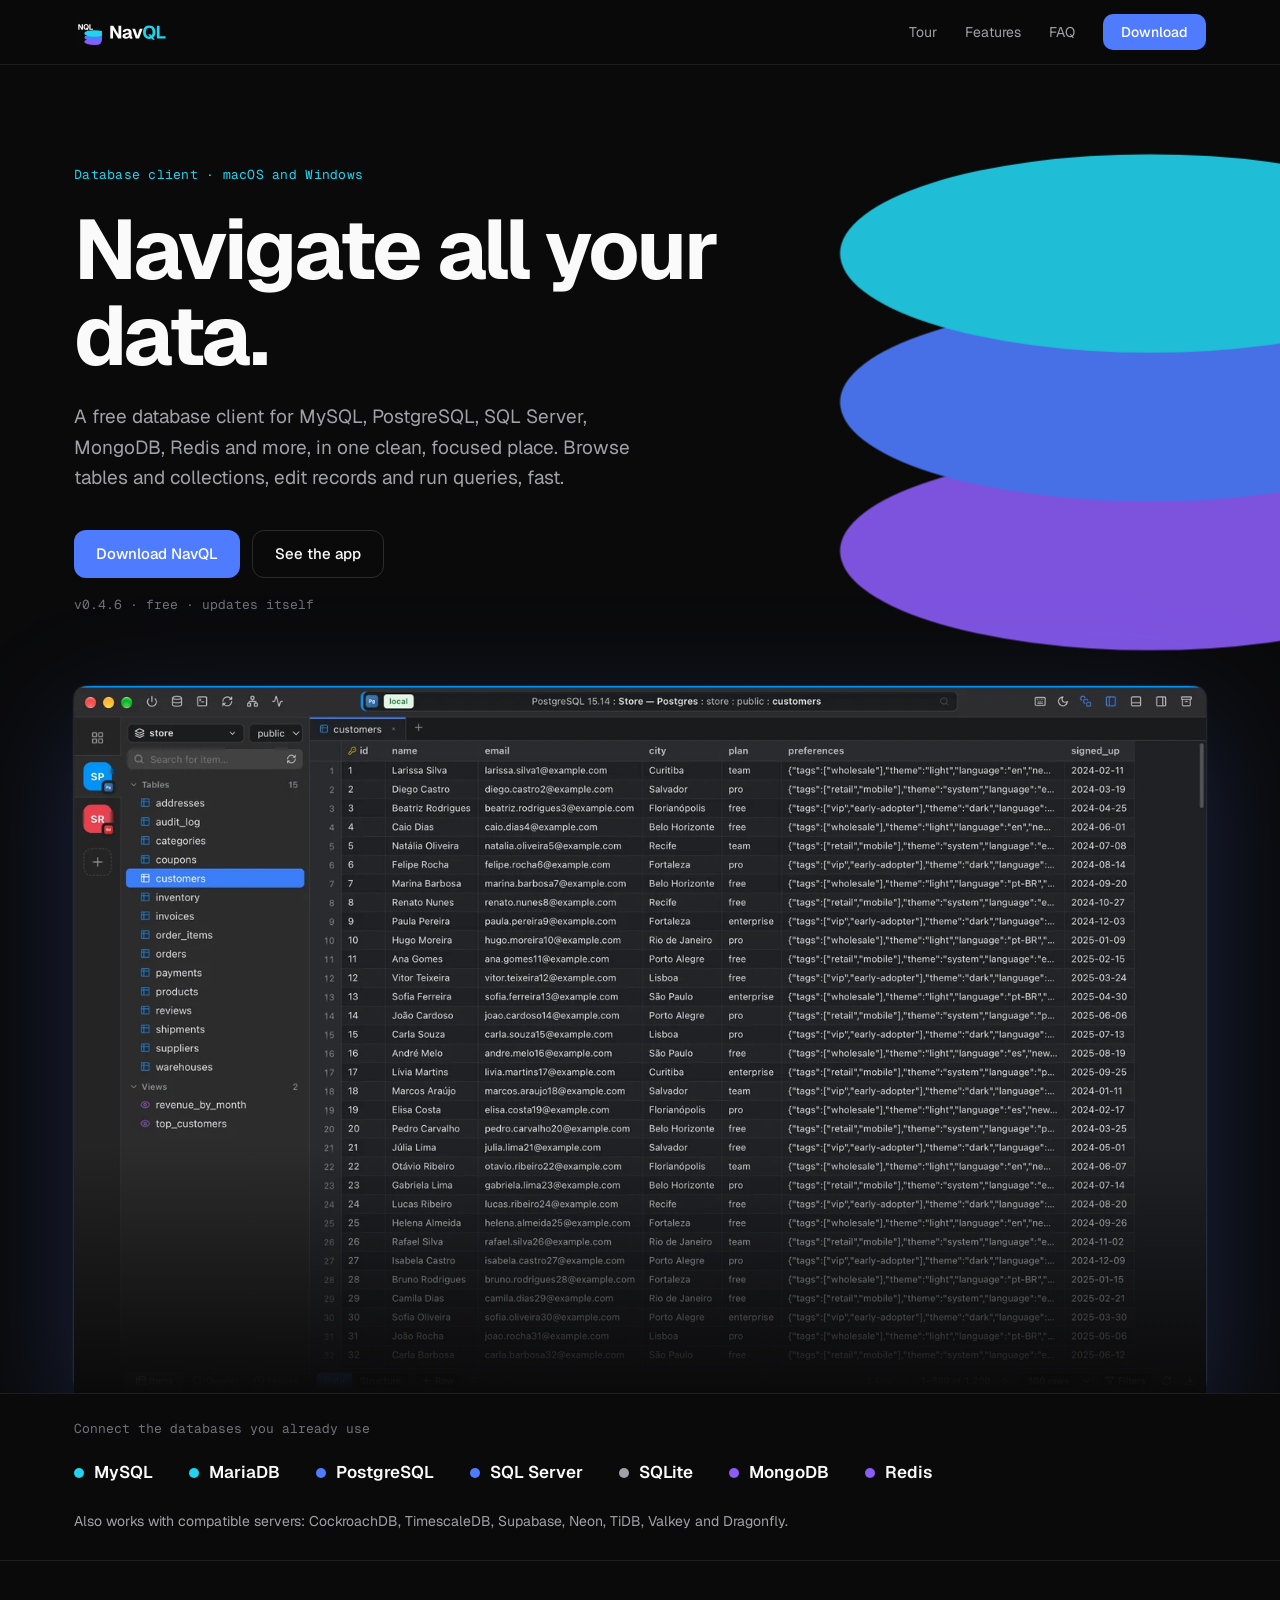
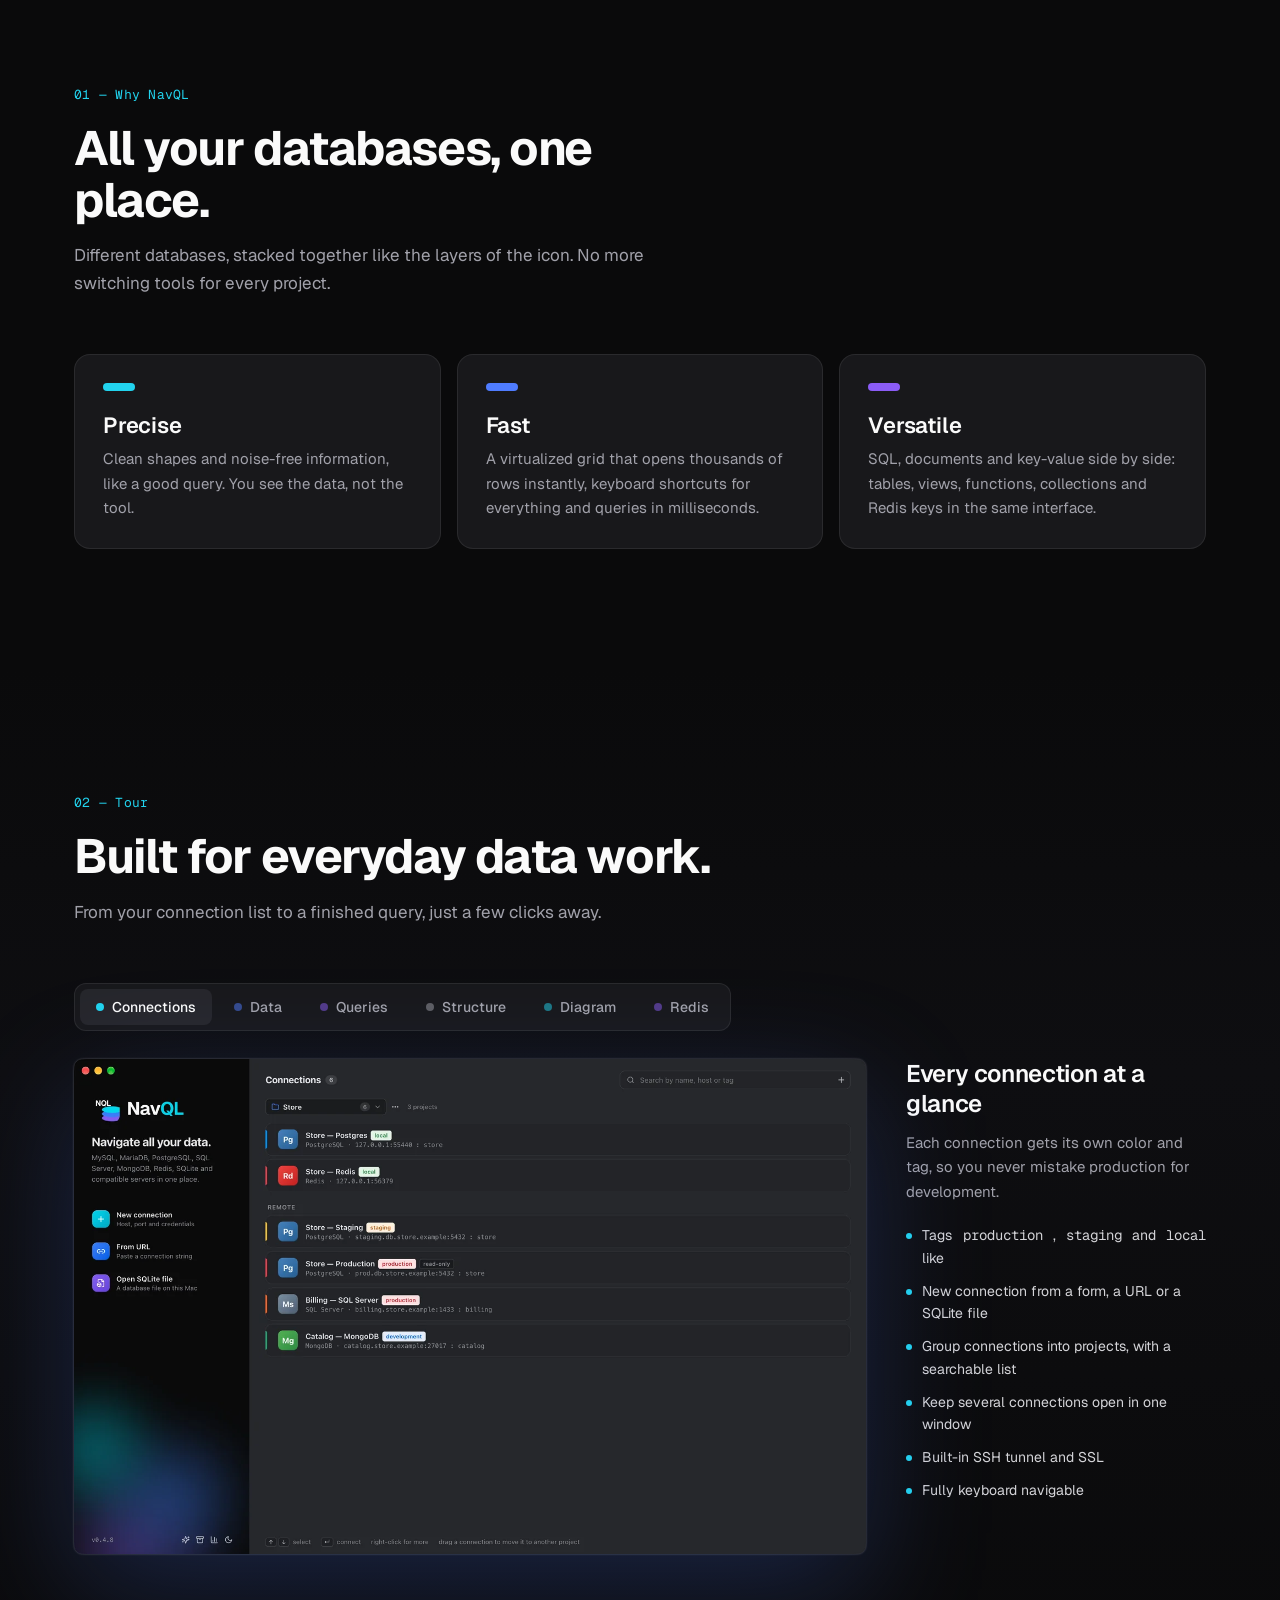
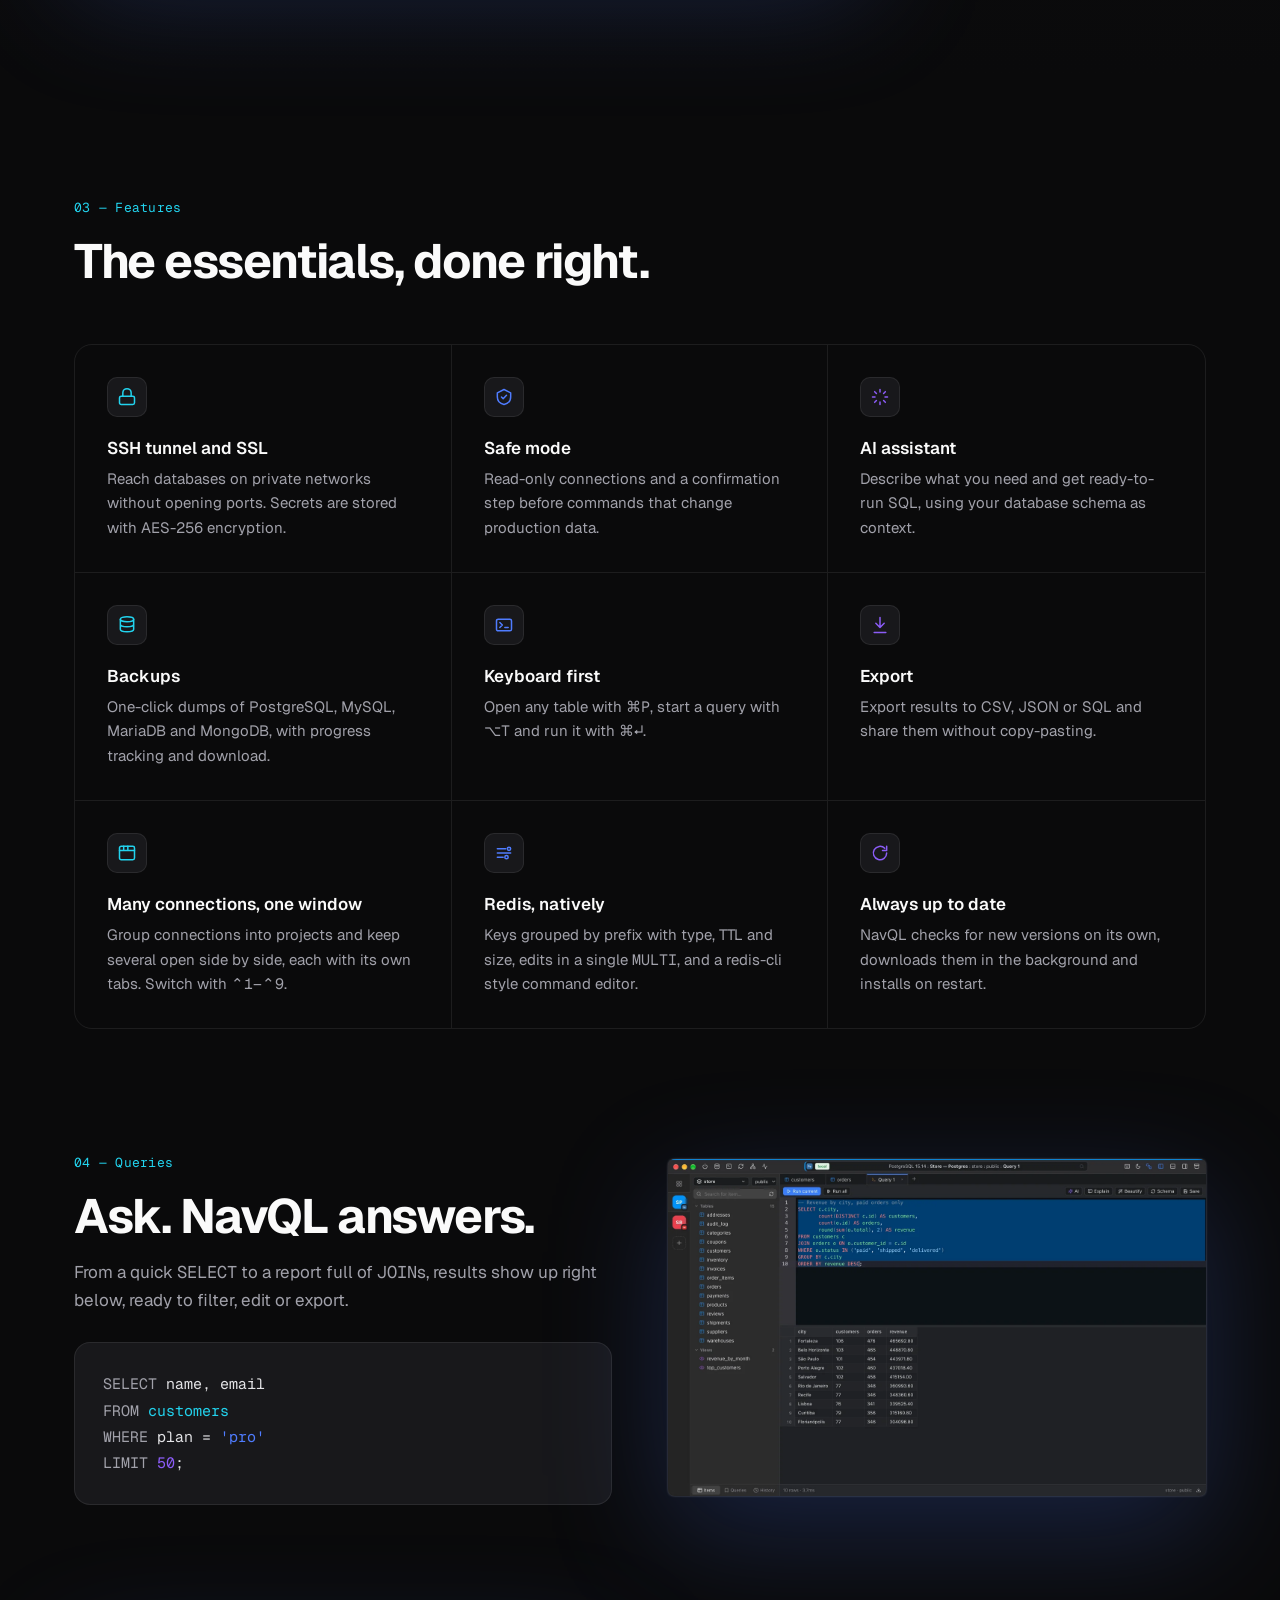
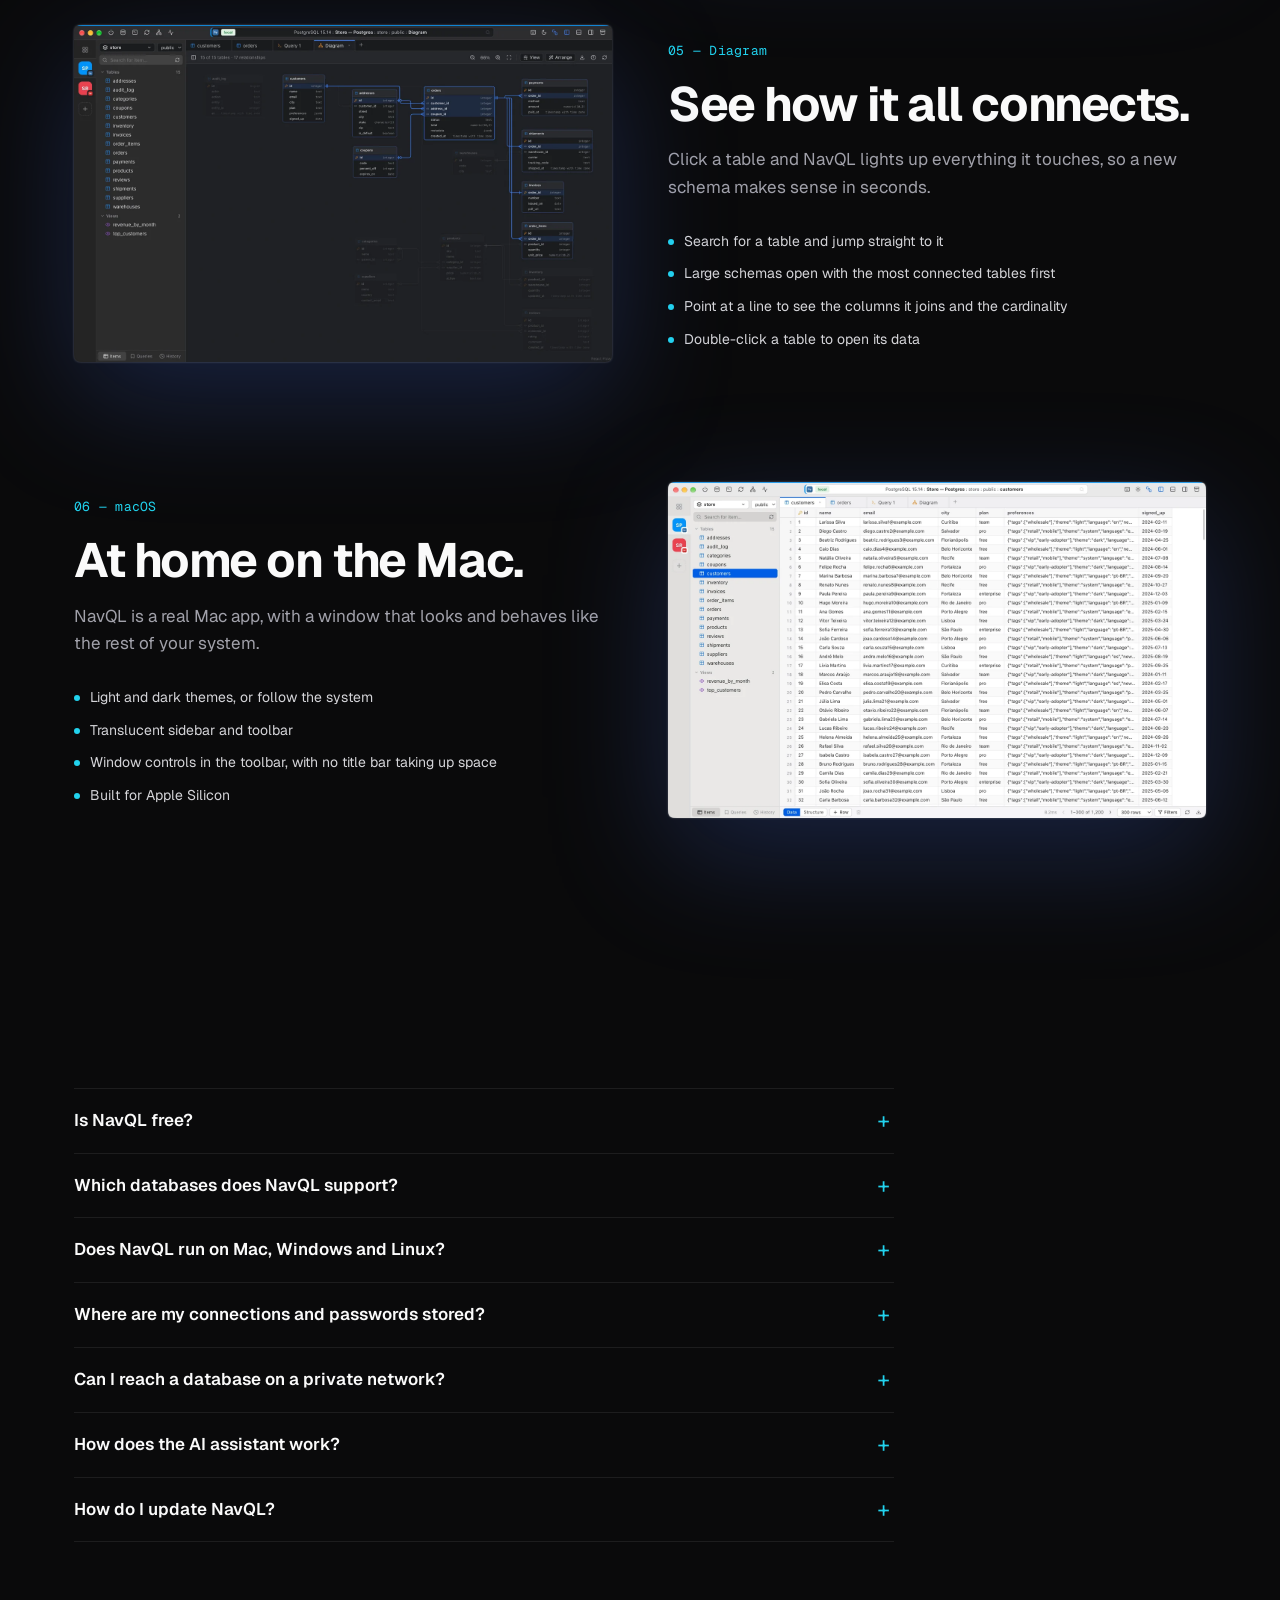
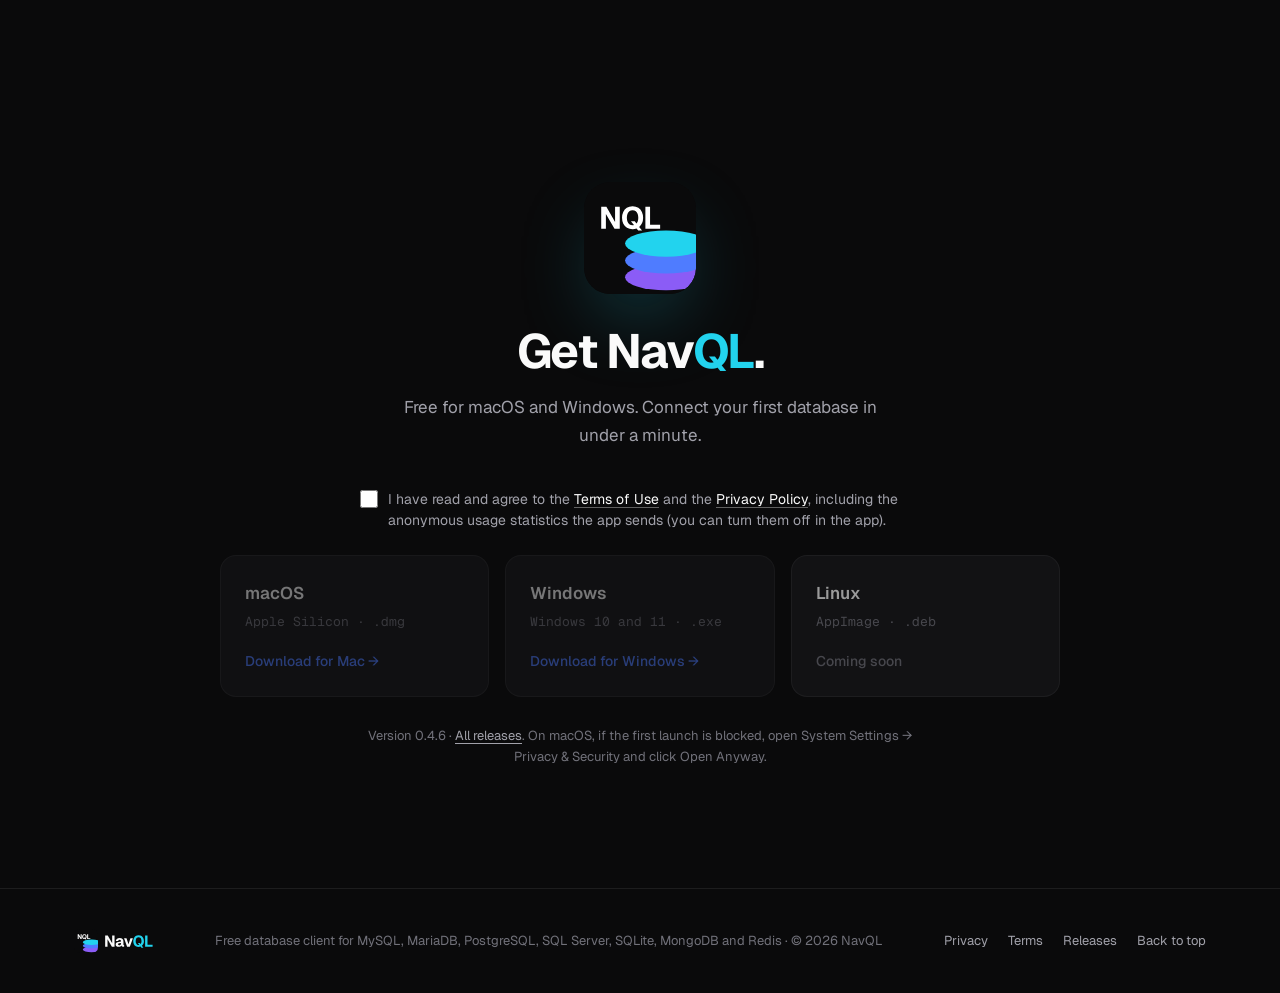
<file: index.html>
<!doctype html>
<html lang="en">
<head>
<meta charset="utf-8">
<meta name="viewport" content="width=device-width, initial-scale=1">
<title>NavQL — Free database client for PostgreSQL, MySQL, MongoDB and Redis</title>
<meta name="description" content="NavQL is a free database client for macOS and Windows. Browse, edit and query PostgreSQL, MySQL, SQL Server, MongoDB, Redis and more in one fast app.">
<link rel="icon" href="favicon.svg" type="image/svg+xml">
<link rel="icon" href="favicon.ico" sizes="any">
<link rel="apple-touch-icon" href="apple-touch-icon.png">
<link rel="canonical" href="https://navql.com/">
<meta property="og:type" content="website">
<meta property="og:url" content="https://navql.com/">
<meta property="og:site_name" content="NavQL">
<meta property="og:locale" content="en_US">
<meta property="og:title" content="NavQL — Free database client for PostgreSQL, MySQL, MongoDB and Redis">
<meta property="og:image" content="https://navql.com/assets/og.png">
<meta property="og:image:width" content="1200">
<meta property="og:image:height" content="630">
<meta property="og:image:alt" content="NavQL showing a PostgreSQL table on macOS">
<meta name="twitter:card" content="summary_large_image">
<meta name="twitter:title" content="NavQL — Free database client for PostgreSQL, MySQL, MongoDB and Redis">
<meta name="twitter:description" content="NavQL is a free database client for macOS and Windows. Browse, edit and query PostgreSQL, MySQL, SQL Server, MongoDB, Redis and more in one fast app.">
<meta name="twitter:image" content="https://navql.com/assets/og.png">
<meta property="og:description" content="NavQL is a free database client for macOS and Windows. Browse, edit and query PostgreSQL, MySQL, SQL Server, MongoDB, Redis and more in one fast app.">
<script type="application/ld+json">[{"@context": "https://schema.org", "@type": "SoftwareApplication", "name": "NavQL", "url": "https://navql.com/", "image": "https://navql.com/assets/og.png", "description": "NavQL is a free database client for macOS and Windows. Browse, edit and query PostgreSQL, MySQL, SQL Server, MongoDB, Redis and more in one fast app.", "applicationCategory": "DeveloperApplication", "applicationSubCategory": "Database client", "operatingSystem": "macOS, Windows", "offers": {"@type": "Offer", "price": "0", "priceCurrency": "USD"}, "downloadUrl": "https://navql.com/#download", "screenshot": ["https://navql.com/assets/shots/table.webp", "https://navql.com/assets/shots/query.webp", "https://navql.com/assets/shots/diagram.webp"], "featureList": ["PostgreSQL, MySQL, MariaDB, SQL Server, SQLite, MongoDB and Redis", "SQL editor with autocomplete", "Database diagram", "SSH tunnel and SSL", "Backups", "AI assistant"]}, {"@context": "https://schema.org", "@type": "WebSite", "name": "NavQL", "url": "https://navql.com/"}, {"@context": "https://schema.org", "@type": "FAQPage", "mainEntity": [{"@type": "Question", "name": "Is NavQL free?", "acceptedAnswer": {"@type": "Answer", "text": "Yes. NavQL is free of charge for personal and commercial work, on any number of your own computers. It is not open source."}}, {"@type": "Question", "name": "Which databases does NavQL support?", "acceptedAnswer": {"@type": "Answer", "text": "PostgreSQL, MySQL, MariaDB, SQL Server, SQLite, MongoDB and Redis. It also connects to compatible servers such as CockroachDB, TimescaleDB, Supabase, Neon, TiDB, Valkey and Dragonfly."}}, {"@type": "Question", "name": "Does NavQL run on Mac, Windows and Linux?", "acceptedAnswer": {"@type": "Answer", "text": "NavQL runs on macOS (Apple Silicon) and on Windows 10 and 11. A Linux version is planned."}}, {"@type": "Question", "name": "Where are my connections and passwords stored?", "acceptedAnswer": {"@type": "Answer", "text": "Only on your computer. Passwords and SSH keys are encrypted with a key protected by your operating system, and NavQL connects directly from your computer to your databases. Nothing about your connections, queries or data is sent to us."}}, {"@type": "Question", "name": "Can I reach a database on a private network?", "acceptedAnswer": {"@type": "Answer", "text": "Yes. Every connection can use a built-in SSH tunnel and SSL, so you can reach databases that are not open to the internet."}}, {"@type": "Question", "name": "How does the AI assistant work?", "acceptedAnswer": {"@type": "Answer", "text": "It is optional and uses your own Anthropic API key. When you ask it to write or explain SQL, it sends the structure of your database (table and column names, types and keys) and the text of the editor, never the data in your tables."}}, {"@type": "Question", "name": "How do I update NavQL?", "acceptedAnswer": {"@type": "Answer", "text": "You do not have to. NavQL checks for new versions on its own, downloads them in the background and installs them when you restart the app."}}]}]</script>
<meta name="theme-color" content="#0A0A0B">
<link rel="preconnect" href="https://fonts.googleapis.com">
<link rel="preconnect" href="https://fonts.gstatic.com" crossorigin>
<link href="https://fonts.googleapis.com/css2?family=Geist:wght@400;500;600;700&family=Geist+Mono:wght@400;500&display=swap" rel="stylesheet">
<style>
  :root {
    /* Brand tokens (navql-brand/tokens) */
    --onix: #0A0A0B;
    --grafite: #18181B;
    --papel: #FAFAFA;
    --ciano: #22D3EE;
    --azul: #4F7CFF;
    --violeta: #8B5CF6;
    --azul-texto: #2F5BEA;

    --sans: Geist, system-ui, -apple-system, sans-serif;
    --mono: 'Geist Mono', ui-monospace, SFMono-Regular, Menlo, monospace;

    --line: rgba(255,255,255,.08);
    --line-strong: rgba(255,255,255,.14);
    --muted: #A1A1AA;
    --dim: #71717A;
    --max: 1180px;
  }
  * { box-sizing: border-box; }
  html { scroll-behavior: smooth; }
  body {
    margin: 0;
    background: var(--onix);
    color: var(--papel);
    font: 400 16px/1.625 var(--sans);
    -webkit-font-smoothing: antialiased;
  }
  img { max-width: 100%; height: auto; display: block; }
  a { color: inherit; text-decoration: none; }
  .wrap { max-width: var(--max); margin: 0 auto; padding: 0 24px; }
  .mono { font-family: var(--mono); }
  .eyebrow { font: 400 13px/1 var(--mono); color: var(--ciano); letter-spacing: .02em; }
  .ql { color: var(--ciano); }

  /* Nav */
  header.nav {
    position: sticky; top: 0; z-index: 50;
    background: rgba(10,10,11,.72);
    backdrop-filter: saturate(160%) blur(14px);
    -webkit-backdrop-filter: saturate(160%) blur(14px);
    border-bottom: 1px solid var(--line);
  }
  .nav .wrap { display: flex; align-items: center; justify-content: space-between; height: 64px; }
  .nav .logo img { height: 28px; width: auto; } /* above the 24 px minimum */
  .nav nav { display: flex; gap: 28px; align-items: center; font-size: 14px; color: var(--muted); }
  .nav nav a:hover { color: var(--papel); }
  .btn {
    display: inline-flex; align-items: center; gap: 8px;
    height: 40px; padding: 0 18px; border-radius: 10px;
    font: 500 14px/1 var(--sans); white-space: nowrap;
    transition: background .15s, border-color .15s, transform .15s;
  }
  .btn-primary { background: var(--azul); color: #fff; }
  .btn-primary:hover { background: #3f6cf5; }
  .btn-ghost { border: 1px solid var(--line-strong); color: var(--papel); }
  .btn-ghost:hover { border-color: rgba(255,255,255,.3); }
  .btn-lg { height: 48px; padding: 0 22px; font-size: 15px; border-radius: 12px; }
  .nav .btn { height: 36px; color: #fff; }

  /* Hero */
  .hero { position: relative; overflow: hidden; padding: 96px 0 0; }
  .hero-discs {
    position: absolute; right: -180px; top: -10px; width: 620px; opacity: .9;
    pointer-events: none; overflow: visible;
    transform: translate3d(var(--px, 0px), var(--py, 0px), 0);
    transition: transform .6s cubic-bezier(.2,.7,.2,1);
  }
  /* The discs drop in one by one, in icon order (violet at the bottom, cyan on top),
     then float with a slight lag between layers. */
  .disc { transform-box: view-box; }
  .disc .glow { filter: blur(14px); opacity: 0; }
  .d3 { animation: drop .9s cubic-bezier(.2,.9,.25,1.15) .15s both, float3 7s ease-in-out 1.6s infinite; }
  .d2 { animation: drop .9s cubic-bezier(.2,.9,.25,1.15) .35s both, float2 7s ease-in-out 1.8s infinite; }
  .d1 { animation: drop .9s cubic-bezier(.2,.9,.25,1.15) .55s both, float1 7s ease-in-out 2s infinite; }
  .d1 .glow { animation: glow 7s ease-in-out 2s infinite; }
  @keyframes drop {
    from { transform: translateY(-70px); opacity: 0; }
    60% { opacity: 1; }
    to { transform: translateY(0); opacity: 1; }
  }
  @keyframes float1 { 0%,100% { transform: translateY(0); } 50% { transform: translateY(-9px); } }
  @keyframes float2 { 0%,100% { transform: translateY(0); } 50% { transform: translateY(-5px); } }
  @keyframes float3 { 0%,100% { transform: translateY(0); } 50% { transform: translateY(-2px); } }
  @keyframes glow { 0%,100% { opacity: 0; } 50% { opacity: .55; } }

  /* Download icon: the discs spread apart on hover */
  .download .icon-wrap { width: 112px; margin: 0 auto 32px; }
  .download .icon-wrap svg { display: block; width: 112px; height: 112px; border-radius: 26px; box-shadow: 0 30px 80px -20px rgba(34,211,238,.35); }
  .download .icon-wrap ellipse { transform-box: view-box; transition: transform .5s cubic-bezier(.2,.9,.25,1.3); }
  .download .icon-wrap:hover .i1 { transform: translateY(-7px); }
  .download .icon-wrap:hover .i3 { transform: translateY(5px); }
  /* On entering the viewport, the discs "breathe" once */
  .download.in-view .i1 { animation: breathe1 1.2s cubic-bezier(.3,.8,.3,1) .2s; }
  .download.in-view .i3 { animation: breathe3 1.2s cubic-bezier(.3,.8,.3,1) .2s; }
  @keyframes breathe1 { 40% { transform: translateY(-8px); } }
  @keyframes breathe3 { 40% { transform: translateY(6px); } }

  @media (prefers-reduced-motion: reduce) {
    .disc, .disc .glow, .download .i1, .download .i3 { animation: none !important; }
    .hero-discs { transform: none !important; }
  }
  .hero-copy { position: relative; max-width: 720px; }
  .hero h1 {
    font: 700 clamp(44px, 7vw, 84px)/1.02 var(--sans);
    letter-spacing: -.035em; margin: 20px 0 24px;
  }
  .hero p.lead { font-size: 19px; line-height: 1.6; color: var(--muted); max-width: 560px; margin: 0 0 36px; }
  .hero .ctas { display: flex; gap: 12px; flex-wrap: wrap; }
  .hero .meta { margin-top: 18px; font: 400 13px/1.4 var(--mono); color: var(--dim); }
  .hero-shot { position: relative; margin-top: 72px; }

  /* App window */
  /* The screenshots are real macOS windows: their own title bar, rounded corners with transparency. */
  .window img, .code-band img.shot {
    filter: drop-shadow(0 0 1px rgba(255,255,255,.28)) drop-shadow(0 36px 60px rgba(79,124,255,.22));
  }
  .hero-shot::after {
    content: ""; position: absolute; left: 0; right: 0; bottom: 0; height: 35%;
    background: linear-gradient(to bottom, rgba(10,10,11,0), var(--onix));
  }

  /* Supported databases */
  .dbs { border-top: 1px solid var(--line); border-bottom: 1px solid var(--line); }
  .dbs .wrap { display: flex; align-items: center; justify-content: space-between; gap: 24px; padding-top: 28px; padding-bottom: 28px; flex-wrap: wrap; }
  .dbs p { margin: 0; font: 400 13px/1 var(--mono); color: var(--dim); }
  .dbs ul { list-style: none; margin: 0; padding: 0; display: flex; gap: 36px; flex-wrap: wrap; }
  .dbs li { display: flex; align-items: center; gap: 10px; font-weight: 600; font-size: 17px; }
  .dbs .compat { flex-basis: 100%; font: 400 14px/1.5 var(--sans); color: var(--muted); }
  .dbs li i { width: 10px; height: 10px; border-radius: 50%; }

  /* Sections */
  section { padding: 120px 0; }
  .section-head { max-width: 640px; margin-bottom: 56px; }
  h2 { font: 700 clamp(32px, 4.4vw, 48px)/1.08 var(--sans); letter-spacing: -.03em; margin: 16px 0 16px; }
  .section-head p { color: var(--muted); font-size: 17px; margin: 0; }

  /* Pillars */
  .pillars { display: grid; grid-template-columns: repeat(3, 1fr); gap: 16px; }
  .pillar { background: var(--grafite); border: 1px solid var(--line); border-radius: 16px; padding: 28px; }
  .pillar .bar { width: 32px; height: 8px; border-radius: 4px; margin-bottom: 20px; }
  .pillar h3 { font: 600 22px/1.3 var(--sans); margin: 0 0 8px; letter-spacing: -.01em; }
  .pillar p { margin: 0; color: var(--muted); font-size: 15px; }

  /* Gallery */
  .tour { background: linear-gradient(to bottom, var(--onix), #0e0e11 40%, var(--onix)); }
  .tabs { display: flex; gap: 6px; padding: 5px; background: var(--grafite); border: 1px solid var(--line); border-radius: 12px; width: fit-content; margin-bottom: 28px; flex-wrap: wrap; }
  .tabs button {
    appearance: none; border: 0; background: transparent; color: var(--muted);
    font: 500 14px/1 var(--sans); height: 36px; padding: 0 16px; border-radius: 8px; cursor: pointer;
    display: inline-flex; align-items: center; gap: 8px;
  }
  .tabs button i { width: 8px; height: 8px; border-radius: 50%; opacity: .5; }
  .tabs button[aria-selected="true"] { background: #26262b; color: var(--papel); }
  .tabs button[aria-selected="true"] i { opacity: 1; }
  .tabs button:focus-visible { outline: 2px solid var(--azul); outline-offset: 2px; }
  .tour-grid { display: grid; grid-template-columns: 1fr 300px; gap: 40px; align-items: start; }
  .tour-copy h3 { font: 600 24px/1.25 var(--sans); margin: 0 0 12px; letter-spacing: -.015em; }
  .tour-copy p { color: var(--muted); margin: 0 0 20px; font-size: 15px; }
  .tour-copy ul { list-style: none; padding: 0; margin: 0; display: grid; gap: 10px; font-size: 14px; color: #d4d4d8; }
  .tour-copy li { display: flex; gap: 10px; }
  .tour-copy li::before { content: ""; flex: none; width: 6px; height: 6px; border-radius: 50%; background: var(--ciano); margin-top: 9px; }
  .panel[hidden] { display: none; }

  /* Features */
  .features { display: grid; grid-template-columns: repeat(3, 1fr); border: 1px solid var(--line); border-radius: 18px; overflow: hidden; }
  .feature { padding: 32px; border-right: 1px solid var(--line); border-bottom: 1px solid var(--line); }
  .feature:nth-child(3n) { border-right: 0; }
  .feature:nth-last-child(-n+3) { border-bottom: 0; }
  .feature .ico { width: 40px; height: 40px; border-radius: 10px; display: grid; place-items: center; background: var(--grafite); border: 1px solid var(--line); margin-bottom: 20px; }
  .feature .ico svg { width: 20px; height: 20px; }
  .feature h3 { font: 600 17px/1.3 var(--sans); margin: 0 0 8px; }
  .feature p { margin: 0; color: var(--muted); font-size: 15px; }

  /* FAQ */
  .faq { max-width: 820px; border-top: 1px solid var(--line); }
  .faq details { border-bottom: 1px solid var(--line); }
  .faq summary { list-style: none; cursor: pointer; padding: 20px 36px 20px 0; position: relative; font: 600 17px/1.4 var(--sans); }
  .faq summary::-webkit-details-marker { display: none; }
  .faq summary::after { content: "+"; position: absolute; right: 4px; top: 16px; font: 400 22px/1.4 var(--mono); color: var(--ciano); }
  .faq details[open] summary::after { content: "−"; }
  .faq summary:focus-visible { outline: 2px solid var(--azul); outline-offset: 3px; border-radius: 6px; }
  .faq p { margin: 0 0 22px; color: var(--muted); font-size: 15px; max-width: 700px; }

  /* Code */
  .code-band { display: grid; grid-template-columns: 1fr 1fr; gap: 56px; align-items: center; }
  .code {
    background: var(--grafite); border: 1px solid var(--line); border-radius: 16px; padding: 28px;
    font: 400 15px/1.75 var(--mono); color: #e4e4e7; overflow-x: auto; white-space: pre;
  }
  .code .k { color: #a1a1aa; }
  .code .t { color: var(--ciano); }
  .code .n { color: var(--violeta); }
  .code .s { color: var(--azul); }

  /* Download */
  .download { text-align: center; position: relative; overflow: hidden; }
  .download .icon { width: 112px; margin: 0 auto 32px; border-radius: 26px; box-shadow: 0 30px 80px -20px rgba(34,211,238,.35); }
  .download h2 { margin: 0 0 16px; }
  .download > .wrap > p { color: var(--muted); font-size: 17px; margin: 0 auto 40px; max-width: 520px; }
  .platforms { display: grid; grid-template-columns: repeat(3, 1fr); gap: 16px; max-width: 840px; margin: 0 auto; text-align: left; }
  .platform { background: var(--grafite); border: 1px solid var(--line); border-radius: 16px; padding: 24px; display: flex; flex-direction: column; gap: 4px; transition: border-color .15s, transform .15s; }
  .platform:hover { border-color: rgba(79,124,255,.6); transform: translateY(-2px); }
  .platform strong { font-size: 17px; font-weight: 600; }
  .platform span { color: var(--dim); font: 400 13px/1.5 var(--mono); }
  .platform.soon { opacity: .6; }
  .platform.soon:hover { border-color: var(--line); transform: none; }
  .platform.soon em { color: var(--dim); }
  .download > .wrap > p.dl-note { color: var(--dim); font-size: 13px; margin: 28px auto 0; max-width: 560px; }
  .dl-note a { color: var(--muted); text-decoration: underline; text-underline-offset: 3px; }
  .platform { position: relative; }
  .platform.recommended { border-color: rgba(79,124,255,.7); box-shadow: 0 20px 60px -30px rgba(79,124,255,.8); }
  .platform .badge { position: absolute; top: 14px; right: 14px; font: 500 11px/1 var(--mono); color: var(--ciano); border: 1px solid rgba(34,211,238,.35); border-radius: 999px; padding: 5px 8px; }
  .platform em { margin-top: 14px; font-style: normal; color: var(--azul); font-size: 14px; font-weight: 500; }

  /* Agreement before download: the cards stay dimmed until the box is checked */
  .agree { display: flex; align-items: flex-start; justify-content: center; gap: 10px; max-width: 560px; margin: 0 auto 24px; text-align: left; color: var(--muted); font-size: 14px; line-height: 1.5; cursor: pointer; }
  .agree input { flex: none; width: 18px; height: 18px; margin: 1px 0 0; accent-color: var(--azul); cursor: pointer; }
  .agree a { color: var(--papel); text-decoration: underline; text-underline-offset: 3px; text-decoration-color: rgba(255,255,255,.35); }
  .agree.nudge { animation: nudge .45s; color: var(--papel); }
  @keyframes nudge { 20%, 60% { transform: translateX(-6px); } 40%, 80% { transform: translateX(6px); } }
  .platforms.locked .platform:not(.soon) { opacity: .45; }
  .platforms.locked .platform:not(.soon):hover { border-color: var(--line); transform: none; }

  footer { border-top: 1px solid var(--line); padding: 40px 0; }
  footer .wrap { display: flex; justify-content: space-between; align-items: center; gap: 20px; flex-wrap: wrap; }
  footer img { height: 24px; width: auto; }
  footer p { margin: 0; color: var(--dim); font-size: 13px; }

  footer nav { display: flex; gap: 20px; font-size: 13px; color: var(--muted); }
  footer nav a:hover { color: var(--papel); }

  /* Keyboard focus and skip link */
  a:focus-visible, .btn:focus-visible { outline: 2px solid var(--azul); outline-offset: 3px; border-radius: 6px; }
  .skip { position: absolute; left: 16px; top: -60px; z-index: 100; background: var(--azul); color: #fff; padding: 10px 14px; border-radius: 8px; font-size: 14px; }
  .skip:focus { top: 12px; }

  /* Sections fade up as they scroll into view (class added by script) */
  .reveal { opacity: 0; transform: translateY(18px); transition: opacity .7s ease, transform .7s cubic-bezier(.2,.7,.2,1); }
  .reveal.shown { opacity: 1; transform: none; }

  /* Responsive */
  @media (max-width: 960px) {
    .tour-grid, .code-band { grid-template-columns: 1fr; }
    .tour-copy { order: -1; }
    .features { grid-template-columns: repeat(2, 1fr); }
    .feature:nth-child(3n) { border-right: 1px solid var(--line); }
    .feature:nth-child(2n) { border-right: 0; }
    .feature:nth-last-child(-n+3) { border-bottom: 1px solid var(--line); }
    .feature:last-child { border-bottom: 0; grid-column: span 2; }
  }
  @media (max-width: 720px) {
    .wrap { padding: 0 16px; }
    .nav nav a:not(.btn) { display: none; }
    .hero { padding-top: 64px; }
    .hero-discs { width: 300px; right: -150px; top: -120px; opacity: .35; }
    .hero-shot { margin-top: 48px; }
    section { padding: 80px 0; }
    .pillars, .platforms, .features { grid-template-columns: 1fr; }
    .feature, .feature:nth-child(n) { border-right: 0; border-bottom: 1px solid var(--line); }
    .feature:last-child { border-bottom: 0; grid-column: auto; }
    .dbs ul { gap: 20px; }
    .tabs { width: 100%; flex-wrap: nowrap; gap: 2px; overflow-x: auto; scrollbar-width: none; }
    .tabs::-webkit-scrollbar { display: none; }
    .tabs button { flex: none; justify-content: center; padding: 0 12px; font-size: 13px; gap: 6px; }
    .tabs button i { display: none; }
    .code { font-size: 13px; padding: 20px; }
  }
  @media (prefers-reduced-motion: reduce) { html { scroll-behavior: auto; } * { transition: none !important; } }
</style>
</head>
<body>
<a class="skip" href="#main">Skip to content</a>

<header class="nav">
  <div class="wrap">
    <a class="logo" href="#" aria-label="NavQL — home"><img src="assets/navql-logo-fundo-escuro.svg" alt="NavQL" width="92" height="28"></a>
    <nav>
      <a href="#tour">Tour</a>
      <a href="#features">Features</a>
      <a href="#faq">FAQ</a>
      <a href="#download" class="btn btn-primary">Download</a>
    </nav>
  </div>
</header>

<main id="main">
  <section class="hero" style="padding-bottom:0">
    <svg class="hero-discs" viewBox="10 10 100 100" aria-hidden="true" focusable="false">
      <g class="disc d3"><ellipse class="glow" cx="60" cy="90" rx="50" ry="16" fill="#8B5CF6"/><ellipse cx="60" cy="90" rx="50" ry="16" fill="#8B5CF6"/></g>
      <g class="disc d2"><ellipse class="glow" cx="60" cy="66" rx="50" ry="16" fill="#4F7CFF"/><ellipse cx="60" cy="66" rx="50" ry="16" fill="#4F7CFF"/></g>
      <g class="disc d1"><ellipse class="glow" cx="60" cy="42" rx="50" ry="16" fill="#22D3EE"/><ellipse cx="60" cy="42" rx="50" ry="16" fill="#22D3EE"/></g>
    </svg>
    <div class="wrap">
      <div class="hero-copy">
        <span class="eyebrow">Database client · macOS and Windows</span>
        <h1>Navigate all your data.</h1>
        <p class="lead">A free database client for MySQL, PostgreSQL, SQL Server, MongoDB, Redis and more, in one clean, focused place. Browse tables and collections, edit records and run queries, fast.</p>
        <div class="ctas">
          <a href="#download" class="btn btn-primary btn-lg">Download NavQL</a>
          <a href="#tour" class="btn btn-ghost btn-lg">See the app</a>
        </div>
        <p class="meta">v<span data-version>0.4.6</span> · free · updates itself</p>
      </div>
      <div class="hero-shot">
        <div class="window">
          <img src="assets/shots/table-1440.webp" srcset="assets/shots/table-1440.webp 1440w, assets/shots/table.webp 2880w" sizes="(max-width: 1180px) 100vw, 1132px" fetchpriority="high" alt="NavQL on macOS showing the customers table of a PostgreSQL database, with the list of tables and views on the left" width="2880" height="1800">
        </div>
      </div>
    </div>
  </section>

  <div class="dbs">
    <div class="wrap">
      <p>Connect the databases you already use</p>
      <ul>
        <li><i style="background:var(--ciano)"></i>MySQL</li>
        <li><i style="background:var(--ciano)"></i>MariaDB</li>
        <li><i style="background:var(--azul)"></i>PostgreSQL</li>
        <li><i style="background:var(--azul)"></i>SQL Server</li>
        <li><i style="background:#a1a1aa"></i>SQLite</li>
        <li><i style="background:var(--violeta)"></i>MongoDB</li>
        <li><i style="background:var(--violeta)"></i>Redis</li>
      </ul>
      <p class="compat">Also works with compatible servers: CockroachDB, TimescaleDB, Supabase, Neon, TiDB, Valkey and Dragonfly.</p>
    </div>
  </div>

  <section>
    <div class="wrap">
      <div class="section-head">
        <span class="eyebrow">01 — Why NavQL</span>
        <h2>All your databases, one place.</h2>
        <p>Different databases, stacked together like the layers of the icon. No more switching tools for every project.</p>
      </div>
      <div class="pillars">
        <article class="pillar">
          <div class="bar" style="background:var(--ciano)"></div>
          <h3>Precise</h3>
          <p>Clean shapes and noise-free information, like a good query. You see the data, not the tool.</p>
        </article>
        <article class="pillar">
          <div class="bar" style="background:var(--azul)"></div>
          <h3>Fast</h3>
          <p>A virtualized grid that opens thousands of rows instantly, keyboard shortcuts for everything and queries in milliseconds.</p>
        </article>
        <article class="pillar">
          <div class="bar" style="background:var(--violeta)"></div>
          <h3>Versatile</h3>
          <p>SQL, documents and key-value side by side: tables, views, functions, collections and Redis keys in the same interface.</p>
        </article>
      </div>
    </div>
  </section>

  <section class="tour" id="tour">
    <div class="wrap">
      <div class="section-head">
        <span class="eyebrow">02 — Tour</span>
        <h2>Built for everyday data work.</h2>
        <p>From your connection list to a finished query, just a few clicks away.</p>
      </div>

      <div class="tabs" role="tablist" aria-label="NavQL screens">
        <button role="tab" id="t-conn" aria-controls="p-conn" aria-selected="true"><i style="background:var(--ciano)"></i>Connections</button>
        <button role="tab" id="t-data" aria-controls="p-data" aria-selected="false" tabindex="-1"><i style="background:var(--azul)"></i>Data</button>
        <button role="tab" id="t-query" aria-controls="p-query" aria-selected="false" tabindex="-1"><i style="background:var(--violeta)"></i>Queries</button>
        <button role="tab" id="t-struct" aria-controls="p-struct" aria-selected="false" tabindex="-1"><i style="background:#a1a1aa"></i>Structure</button>
        <button role="tab" id="t-diagram" aria-controls="p-diagram" aria-selected="false" tabindex="-1"><i style="background:var(--ciano)"></i>Diagram</button>
        <button role="tab" id="t-redis" aria-controls="p-redis" aria-selected="false" tabindex="-1"><i style="background:var(--violeta)"></i>Redis</button>
      </div>

      <div class="panel" id="p-conn" role="tabpanel" aria-labelledby="t-conn">
        <div class="tour-grid">
          <div class="window">
            <img src="assets/shots/connections-1440.webp" srcset="assets/shots/connections-1440.webp 1440w, assets/shots/connections.webp 2880w" sizes="(max-width: 960px) 100vw, 800px" alt="NavQL connection list for the Store project: PostgreSQL, Redis, SQL Server and MongoDB connections, each with its own color and tag" loading="lazy" width="2880" height="1800"></div>
          <div class="tour-copy">
            <h3>Every connection at a glance</h3>
            <p>Each connection gets its own color and tag, so you never mistake production for development.</p>
            <ul>
              <li>Tags like <span class="mono">production</span>, <span class="mono">staging</span> and <span class="mono">local</span></li>
              <li>New connection from a form, a URL or a SQLite file</li>
              <li>Group connections into projects, with a searchable list</li>
              <li>Keep several connections open in one window</li>
              <li>Built-in SSH tunnel and SSL</li>
              <li>Fully keyboard navigable</li>
            </ul>
          </div>
        </div>
      </div>

      <div class="panel" id="p-data" role="tabpanel" aria-labelledby="t-data" hidden>
        <div class="tour-grid">
          <div class="window">
            <img src="assets/shots/value-1440.webp" srcset="assets/shots/value-1440.webp 1440w, assets/shots/value.webp 2880w" sizes="(max-width: 960px) 100vw, 800px" alt="Data grid of the orders table with the JSON of a cell shown as a tree in the side panel" loading="lazy" width="2880" height="1800"></div>
          <div class="tour-copy">
            <h3>Data in a fast grid</h3>
            <p>Open a table and scroll through thousands of rows without a stutter. Edit cells, add rows and apply filters.</p>
            <ul>
              <li>Virtualized grid with pagination</li>
              <li>Inline editing with a review before saving</li>
              <li>Filters and sorting, remembered for each table</li>
              <li>JSON and long text in a searchable value preview</li>
              <li>Export your results</li>
            </ul>
          </div>
        </div>
      </div>

      <div class="panel" id="p-query" role="tabpanel" aria-labelledby="t-query" hidden>
        <div class="tour-grid">
          <div class="window">
            <img src="assets/shots/query-1440.webp" srcset="assets/shots/query-1440.webp 1440w, assets/shots/query.webp 2880w" sizes="(max-width: 960px) 100vw, 800px" alt="Query editor with a SELECT grouping revenue by city and the result below" loading="lazy" width="2880" height="1800"></div>
          <div class="tour-copy">
            <h3>A real SQL editor</h3>
            <p>Write, format and run queries with autocomplete that knows your schema.</p>
            <ul>
              <li>Run the current query or all of them at once</li>
              <li>Explain, Beautify and saved queries</li>
              <li>SQL Server batches split at <span class="mono">GO</span>; every result set of a <span class="mono">CALL</span></li>
              <li>History of everything you ran</li>
              <li>AI assistant to write and explain SQL</li>
            </ul>
          </div>
        </div>
      </div>

      <div class="panel" id="p-struct" role="tabpanel" aria-labelledby="t-struct" hidden>
        <div class="tour-grid">
          <div class="window">
            <img src="assets/shots/structure-1440.webp" srcset="assets/shots/structure-1440.webp 1440w, assets/shots/structure.webp 2880w" sizes="(max-width: 960px) 100vw, 800px" alt="Structure of the orders table: columns, types, indexes and foreign keys" loading="lazy" width="2880" height="1800"></div>
          <div class="tour-copy">
            <h3>Structure, demystified</h3>
            <p>Columns, types, indexes and foreign keys for every table, plus the full DDL.</p>
            <ul>
              <li>Add columns and indexes from the UI</li>
              <li>DDL ready to copy</li>
              <li>Views, functions and procedures in the sidebar</li>
            </ul>
          </div>
        </div>
      </div>

      <div class="panel" id="p-diagram" role="tabpanel" aria-labelledby="t-diagram" hidden>
        <div class="tour-grid">
          <div class="window">
            <img src="assets/shots/diagram-1440.webp" srcset="assets/shots/diagram-1440.webp 1440w, assets/shots/diagram.webp 2880w" sizes="(max-width: 960px) 100vw, 800px" alt="Database diagram of a store schema: 15 tables connected by their foreign keys" loading="lazy" width="2880" height="1800"></div>
          <div class="tour-copy">
            <h3>Your schema as a diagram</h3>
            <p>One click draws every table and how they connect, laid out automatically.</p>
            <ul>
              <li>Primary and foreign keys with column types</li>
              <li>Crow's foot lines that show optional relations</li>
              <li>Drag tables around; NavQL remembers where</li>
              <li>Zoom, minimap and a notation legend</li>
              <li>Export as PNG or SVG</li>
            </ul>
          </div>
        </div>
      </div>
    <div class="panel" id="p-redis" role="tabpanel" aria-labelledby="t-redis" hidden>
        <div class="tour-grid">
          <div class="window">
            <img src="assets/shots/redis-1440.webp" srcset="assets/shots/redis-1440.webp 1440w, assets/shots/redis.webp 2880w" sizes="(max-width: 960px) 100vw, 800px" alt="Redis keys with the session prefix in a grid: key, type, TTL, size and value" loading="lazy" width="2880" height="1800"></div>
          <div class="tour-copy">
            <h3>Redis, in the same window</h3>
            <p>Keys are grouped by prefix and open in the same grid as your tables, next to your SQL connections.</p>
            <ul>
              <li>Type, TTL, size and value for every key</li>
              <li>Edit values and TTLs, applied in one <span class="mono">MULTI</span></li>
              <li>A redis-cli style command editor</li>
              <li>Read-only mode that blocks write commands</li>
            </ul>
          </div>
        </div>
      </div>
    </div>
  </section>

  <section id="features">
    <div class="wrap">
      <div class="section-head">
        <span class="eyebrow">03 — Features</span>
        <h2>The essentials, done right.</h2>
      </div>
      <div class="features">
        <div class="feature">
          <div class="ico"><svg viewBox="0 0 24 24" fill="none" stroke="#22D3EE" stroke-width="1.8" stroke-linecap="round" stroke-linejoin="round"><rect x="3" y="11" width="18" height="10" rx="2"/><path d="M7 11V7a5 5 0 0 1 10 0v4"/></svg></div>
          <h3>SSH tunnel and SSL</h3>
          <p>Reach databases on private networks without opening ports. Secrets are stored with AES-256 encryption.</p>
        </div>
        <div class="feature">
          <div class="ico"><svg viewBox="0 0 24 24" fill="none" stroke="#4F7CFF" stroke-width="1.8" stroke-linecap="round" stroke-linejoin="round"><path d="M12 3l8 4v5c0 5-3.5 8-8 9-4.5-1-8-4-8-9V7z"/><path d="M9 12l2 2 4-4"/></svg></div>
          <h3>Safe mode</h3>
          <p>Read-only connections and a confirmation step before commands that change production data.</p>
        </div>
        <div class="feature">
          <div class="ico"><svg viewBox="0 0 24 24" fill="none" stroke="#8B5CF6" stroke-width="1.8" stroke-linecap="round" stroke-linejoin="round"><path d="M12 3v3M12 18v3M3 12h3M18 12h3M5.6 5.6l2.1 2.1M16.3 16.3l2.1 2.1M5.6 18.4l2.1-2.1M16.3 7.7l2.1-2.1"/></svg></div>
          <h3>AI assistant</h3>
          <p>Describe what you need and get ready-to-run SQL, using your database schema as context.</p>
        </div>
        <div class="feature">
          <div class="ico"><svg viewBox="0 0 24 24" fill="none" stroke="#22D3EE" stroke-width="1.8" stroke-linecap="round" stroke-linejoin="round"><ellipse cx="12" cy="5" rx="8" ry="3"/><path d="M4 5v6c0 1.7 3.6 3 8 3s8-1.3 8-3V5M4 11v6c0 1.7 3.6 3 8 3s8-1.3 8-3v-6"/></svg></div>
          <h3>Backups</h3>
          <p>One-click dumps of PostgreSQL, MySQL, MariaDB and MongoDB, with progress tracking and download.</p>
        </div>
        <div class="feature">
          <div class="ico"><svg viewBox="0 0 24 24" fill="none" stroke="#4F7CFF" stroke-width="1.8" stroke-linecap="round" stroke-linejoin="round"><rect x="3" y="5" width="18" height="14" rx="2"/><path d="M7 15l3-3-3-3M13 15h4"/></svg></div>
          <h3>Keyboard first</h3>
          <p>Open any table with <span class="mono">⌘P</span>, start a query with <span class="mono">⌥T</span> and run it with <span class="mono">⌘↵</span>.</p>
        </div>
        <div class="feature">
          <div class="ico"><svg viewBox="0 0 24 24" fill="none" stroke="#8B5CF6" stroke-width="1.8" stroke-linecap="round" stroke-linejoin="round"><path d="M12 3v12M7 10l5 5 5-5M5 21h14"/></svg></div>
          <h3>Export</h3>
          <p>Export results to CSV, JSON or SQL and share them without copy-pasting.</p>
        </div>
        <div class="feature">
          <div class="ico"><svg viewBox="0 0 24 24" fill="none" stroke="#22D3EE" stroke-width="1.8" stroke-linecap="round" stroke-linejoin="round"><rect x="3" y="4" width="18" height="16" rx="2"/><path d="M3 9h18M8 4v5M13 4v5"/></svg></div>
          <h3>Many connections, one window</h3>
          <p>Group connections into projects and keep several open side by side, each with its own tabs. Switch with <span class="mono">⌃1</span>–<span class="mono">⌃9</span>.</p>
        </div>
        <div class="feature">
          <div class="ico"><svg viewBox="0 0 24 24" fill="none" stroke="#4F7CFF" stroke-width="1.8" stroke-linecap="round" stroke-linejoin="round"><path d="M4 7h10M4 12h16M4 17h7"/><circle cx="18" cy="7" r="2"/><circle cx="15" cy="17" r="2"/></svg></div>
          <h3>Redis, natively</h3>
          <p>Keys grouped by prefix with type, TTL and size, edits in a single <span class="mono">MULTI</span>, and a redis-cli style command editor.</p>
        </div>
        <div class="feature">
          <div class="ico"><svg viewBox="0 0 24 24" fill="none" stroke="#8B5CF6" stroke-width="1.8" stroke-linecap="round" stroke-linejoin="round"><path d="M20 12a8 8 0 1 1-2.3-5.6"/><path d="M20 4v5h-5"/></svg></div>
          <h3>Always up to date</h3>
          <p>NavQL checks for new versions on its own, downloads them in the background and installs on restart.</p>
        </div>
      </div>
    </div>
  </section>

  <section style="padding-top:0">
    <div class="wrap code-band">
      <div>
        <span class="eyebrow">04 — Queries</span>
        <h2>Ask. NavQL answers.</h2>
        <p style="color:var(--muted);font-size:17px;margin:0 0 28px">From a quick <span class="mono">SELECT</span> to a report full of <span class="mono">JOIN</span>s, results show up right below, ready to filter, edit or export.</p>
        <div class="code" aria-label="Sample SQL query"><span class="k">SELECT</span> name, email
<span class="k">FROM</span> <span class="t">customers</span>
<span class="k">WHERE</span> plan = <span class="s">'pro'</span>
<span class="k">LIMIT</span> <span class="n">50</span>;</div>
      </div>
      <img class="shot" src="assets/shots/query-1440.webp" srcset="assets/shots/query-1440.webp 1440w, assets/shots/query.webp 2880w" sizes="(max-width: 960px) 100vw, 560px" alt="Result of a query grouped by city in NavQL" loading="lazy" width="2880" height="1800">
    </div>
  </section>

  <section style="padding-top:0">
    <div class="wrap code-band diagram-band">
      <img class="shot" src="assets/shots/diagram-focus-1440.webp" srcset="assets/shots/diagram-focus-1440.webp 1440w, assets/shots/diagram-focus.webp 2880w" sizes="(max-width: 960px) 100vw, 560px" alt="The orders table selected in the diagram, with its related tables highlighted and the rest faded" loading="lazy" width="2880" height="1800">
      <div class="tour-copy">
        <span class="eyebrow">05 — Diagram</span>
        <h2>See how it all connects.</h2>
        <p style="color:var(--muted);font-size:17px;margin:0 0 28px">Click a table and NavQL lights up everything it touches, so a new schema makes sense in seconds.</p>
        <ul>
          <li>Search for a table and jump straight to it</li>
          <li>Large schemas open with the most connected tables first</li>
          <li>Point at a line to see the columns it joins and the cardinality</li>
          <li>Double-click a table to open its data</li>
        </ul>
      </div>
    </div>
  </section>

  <section style="padding-top:0">
    <div class="wrap code-band">
      <div class="tour-copy">
        <span class="eyebrow">06 — macOS</span>
        <h2>At home on the Mac.</h2>
        <p style="color:var(--muted);font-size:17px;margin:0 0 28px">NavQL is a real Mac app, with a window that looks and behaves like the rest of your system.</p>
        <ul>
          <li>Light and dark themes, or follow the system</li>
          <li>Translucent sidebar and toolbar</li>
          <li>Window controls in the toolbar, with no title bar taking up space</li>
          <li>Built for Apple Silicon</li>
        </ul>
      </div>
      <img class="shot" src="assets/shots/table-light-1440.webp" srcset="assets/shots/table-light-1440.webp 1440w, assets/shots/table-light.webp 2880w" sizes="(max-width: 960px) 100vw, 560px" alt="NavQL on macOS in the light theme, showing the customers table" loading="lazy" width="2880" height="1800">
    </div>
  </section>

  <section id="faq" style="padding-top:0">
    <div class="wrap">
      <div class="section-head">
        <span class="eyebrow">07 — Questions</span>
        <h2>Good to know.</h2>
      </div>
      <div class="faq">
        <details><summary>Is NavQL free?</summary><p>Yes. NavQL is free of charge for personal and commercial work, on any number of your own computers. It is not open source.</p></details>
        <details><summary>Which databases does NavQL support?</summary><p>PostgreSQL, MySQL, MariaDB, SQL Server, SQLite, MongoDB and Redis. It also connects to compatible servers such as CockroachDB, TimescaleDB, Supabase, Neon, TiDB, Valkey and Dragonfly.</p></details>
        <details><summary>Does NavQL run on Mac, Windows and Linux?</summary><p>NavQL runs on macOS (Apple Silicon) and on Windows 10 and 11. A Linux version is planned.</p></details>
        <details><summary>Where are my connections and passwords stored?</summary><p>Only on your computer. Passwords and SSH keys are encrypted with a key protected by your operating system, and NavQL connects directly from your computer to your databases. Nothing about your connections, queries or data is sent to us.</p></details>
        <details><summary>Can I reach a database on a private network?</summary><p>Yes. Every connection can use a built-in SSH tunnel and SSL, so you can reach databases that are not open to the internet.</p></details>
        <details><summary>How does the AI assistant work?</summary><p>It is optional and uses your own Anthropic API key. When you ask it to write or explain SQL, it sends the structure of your database (table and column names, types and keys) and the text of the editor, never the data in your tables.</p></details>
        <details><summary>How do I update NavQL?</summary><p>You do not have to. NavQL checks for new versions on its own, downloads them in the background and installs them when you restart the app.</p></details>
      </div>
    </div>
  </section>

  <section class="download" id="download">
    <div class="wrap">
      <div class="icon-wrap">
        <svg viewBox="0 0 120 120" role="img" aria-label="NavQL icon">
          <defs><clipPath id="dl-clip"><rect width="120" height="120" rx="28"/></clipPath></defs>
          <g clip-path="url(#dl-clip)">
            <rect width="120" height="120" fill="#0A0A0B"/>
            <ellipse class="i3" cx="88" cy="102" rx="44" ry="14" fill="#8B5CF6"/>
            <ellipse class="i2" cx="88" cy="84" rx="44" ry="14" fill="#4F7CFF"/>
            <ellipse class="i1" cx="88" cy="66" rx="44" ry="14" fill="#22D3EE"/>
          </g>
          <path d="M18.442 50.0V26.57H23.986L33.292 42.74V26.57H38.308V50.0H32.698L23.458 34.391V50.0Z" fill="#FFFFFF"/><path d="M58.06100000000001 52.046 56.246 49.769Q54.629000000000005 50.528 52.055 50.528Q48.59 50.528 46.04900000000001 48.960499999999996Q43.508 47.393 42.122 44.6375Q40.736000000000004 41.882 40.736000000000004 38.318Q40.736000000000004 34.82 42.039500000000004 32.048Q43.343 29.276 45.86750000000001 27.659Q48.392 26.041999999999998 52.055 26.041999999999998Q55.718 26.041999999999998 58.226 27.659Q60.734 29.276 62.0375 32.048Q63.341 34.82 63.341 38.318Q63.341 41.585 62.2355 44.06Q61.13 46.535 59.084 48.185L62.18600000000001 52.046ZM52.055 46.304Q52.979 46.304 53.540000000000006 46.073L50.273 42.08H54.431000000000004L56.147000000000006 44.357Q57.104 43.433 57.632000000000005 41.9645Q58.160000000000004 40.495999999999995 58.160000000000004 38.318Q58.160000000000004 36.173 57.51650000000001 34.341499999999996Q56.873000000000005 32.51 55.52 31.387999999999998Q54.167 30.266 52.055 30.266Q49.910000000000004 30.266 48.557 31.387999999999998Q47.204 32.51 46.560500000000005 34.341499999999996Q45.917 36.173 45.917 38.318Q45.917 40.43 46.560500000000005 42.2615Q47.204 44.093 48.557 45.1985Q49.910000000000004 46.304 52.055 46.304Z" fill="#FFFFFF"/><path d="M65.769 50.0V26.57H70.78500000000001V45.775999999999996H81.57600000000001V50.0Z" fill="#FFFFFF"/>
        </svg>
      </div>
      <h2>Get Nav<span class="ql">QL</span>.</h2>
      <p>Free for macOS and Windows. Connect your first database in under a minute.</p>
      <label class="agree" id="agree-label"><input type="checkbox" id="agree"> <span>I have read and agree to the <a href="terms.html">Terms of Use</a> and the <a href="privacy.html">Privacy Policy</a>, including the anonymous usage statistics the app sends (you can turn them off in the app).</span></label>
      <div class="platforms locked">
        <a class="platform" data-os="mac" href="https://github.com/wagnerdevel/navql-releases/releases/download/v0.4.6/NavQL-0.4.6-arm64.dmg"><strong>macOS</strong><span>Apple Silicon · .dmg</span><em>Download for Mac →</em></a>
        <a class="platform" data-os="win" href="https://github.com/wagnerdevel/navql-releases/releases/download/v0.4.6/NavQL-Setup-0.4.6.exe"><strong>Windows</strong><span>Windows 10 and 11 · .exe</span><em>Download for Windows →</em></a>
        <div class="platform soon" aria-disabled="true"><strong>Linux</strong><span>AppImage · .deb</span><em>Coming soon</em></div>
      </div>
      <p class="dl-note">Version <span data-version>0.4.6</span> · <a href="https://github.com/wagnerdevel/navql-releases/releases">All releases</a>. On macOS, if the first launch is blocked, open System Settings → Privacy &amp; Security and click Open Anyway.</p>
    </div>
  </section>
</main>

<footer>
  <div class="wrap">
    <img src="assets/navql-logo-fundo-escuro.svg" alt="NavQL" width="79" height="24">
    <p>Free database client for MySQL, MariaDB, PostgreSQL, SQL Server, SQLite, MongoDB and Redis · © 2026 NavQL</p>
    <nav aria-label="Footer"><a href="privacy.html">Privacy</a><a href="terms.html">Terms</a><a href="https://github.com/wagnerdevel/navql-releases/releases">Releases</a><a href="#main">Back to top</a></nav>
  </div>
</footer>

<script>
  (function () {
    var tabs = Array.prototype.slice.call(document.querySelectorAll('[role="tab"]'));
    function select(tab, focus) {
      tabs.forEach(function (t) {
        var on = t === tab;
        t.setAttribute('aria-selected', on);
        t.tabIndex = on ? 0 : -1;
        document.getElementById(t.getAttribute('aria-controls')).hidden = !on;
      });
      if (focus) tab.focus();
    }
    var reduce = window.matchMedia('(prefers-reduced-motion: reduce)').matches;

    // Hero discs gently follow the mouse (parallax)
    var discs = document.querySelector('.hero-discs');
    var hero = document.querySelector('.hero');
    if (discs && hero && !reduce && window.matchMedia('(pointer: fine)').matches) {
      hero.addEventListener('mousemove', function (e) {
        var r = hero.getBoundingClientRect();
        var x = (e.clientX - r.left) / r.width - .5;
        var y = (e.clientY - r.top) / r.height - .5;
        discs.style.setProperty('--px', (x * -24).toFixed(1) + 'px');
        discs.style.setProperty('--py', (y * -16).toFixed(1) + 'px');
      });
      hero.addEventListener('mouseleave', function () {
        discs.style.setProperty('--px', '0px');
        discs.style.setProperty('--py', '0px');
      });
    }

    // Download icon animates when it scrolls into view
    var dl = document.querySelector('.download');
    if (dl && 'IntersectionObserver' in window) {
      new IntersectionObserver(function (entries, obs) {
        entries.forEach(function (en) {
          if (en.isIntersecting) { dl.classList.add('in-view'); obs.disconnect(); }
        });
      }, { threshold: .5 }).observe(dl);
    }

    // Download cards: mark the visitor's system, and point at the newest release
    var ua = (navigator.userAgentData && navigator.userAgentData.platform) || navigator.platform || '';
    var os = /mac/i.test(ua) ? 'mac' : /win/i.test(ua) ? 'win' : '';
    var card = os && document.querySelector('.platform[data-os="' + os + '"]');
    if (card) {
      card.classList.add('recommended');
      var badge = document.createElement('b');
      badge.className = 'badge';
      badge.textContent = 'Your system';
      card.appendChild(badge);
    }
    if (window.fetch) {
      fetch('https://api.github.com/repos/wagnerdevel/navql-releases/releases/latest')
        .then(function (r) { return r.ok ? r.json() : null; })
        .then(function (rel) {
          if (!rel || !rel.assets) return;
          var pick = { mac: /\.dmg$/, win: /\.exe$/ };
          Object.keys(pick).forEach(function (k) {
            var a = rel.assets.filter(function (x) { return pick[k].test(x.name); })[0];
            var el = document.querySelector('.platform[data-os="' + k + '"]');
            if (a && el) el.href = a.browser_download_url;
          });
          var v = String(rel.tag_name || '').replace(/^v/, '');
          if (v) Array.prototype.forEach.call(document.querySelectorAll('[data-version]'), function (n) { n.textContent = v; });
        })
        .catch(function () {});
    }

    // Downloads need the terms accepted; the choice is remembered in this browser only
    var agree = document.getElementById('agree');
    var agreeLabel = document.getElementById('agree-label');
    var platforms = document.querySelector('.platforms');
    var KEY = 'navql-terms-accepted';
    function lock() {
      platforms.classList.toggle('locked', !agree.checked);
      Array.prototype.forEach.call(platforms.querySelectorAll('a.platform'), function (a) { a.setAttribute('aria-disabled', String(!agree.checked)); });
    }
    try { agree.checked = localStorage.getItem(KEY) === '1'; } catch (e) {}
    lock();
    agree.addEventListener('change', function () {
      try { agree.checked ? localStorage.setItem(KEY, '1') : localStorage.removeItem(KEY); } catch (e) {}
      lock();
    });
    platforms.addEventListener('click', function (e) {
      var a = e.target.closest && e.target.closest('a.platform');
      if (!a || agree.checked) return;
      e.preventDefault();
      agreeLabel.classList.remove('nudge');
      void agreeLabel.offsetWidth;
      agreeLabel.classList.add('nudge');
      agree.focus();
    });

    // Fade sections up as they enter the viewport
    if (!reduce && 'IntersectionObserver' in window) {
      var io = new IntersectionObserver(function (entries) {
        entries.forEach(function (en) {
          if (en.isIntersecting) { en.target.classList.add('shown'); io.unobserve(en.target); }
        });
      }, { rootMargin: '0px 0px -8% 0px' });
      Array.prototype.forEach.call(
        document.querySelectorAll('.section-head, .pillar, .tabs, .features, .code-band > *, .platforms, .dbs ul'),
        function (el) { el.classList.add('reveal'); io.observe(el); }
      );
    }

    tabs.forEach(function (t, i) {
      t.addEventListener('click', function () { select(t); });
      t.addEventListener('keydown', function (e) {
        if (e.key === 'ArrowRight') select(tabs[(i + 1) % tabs.length], true);
        if (e.key === 'ArrowLeft') select(tabs[(i - 1 + tabs.length) % tabs.length], true);
      });
    });
  })();
</script>
</body>
</html>
</file>
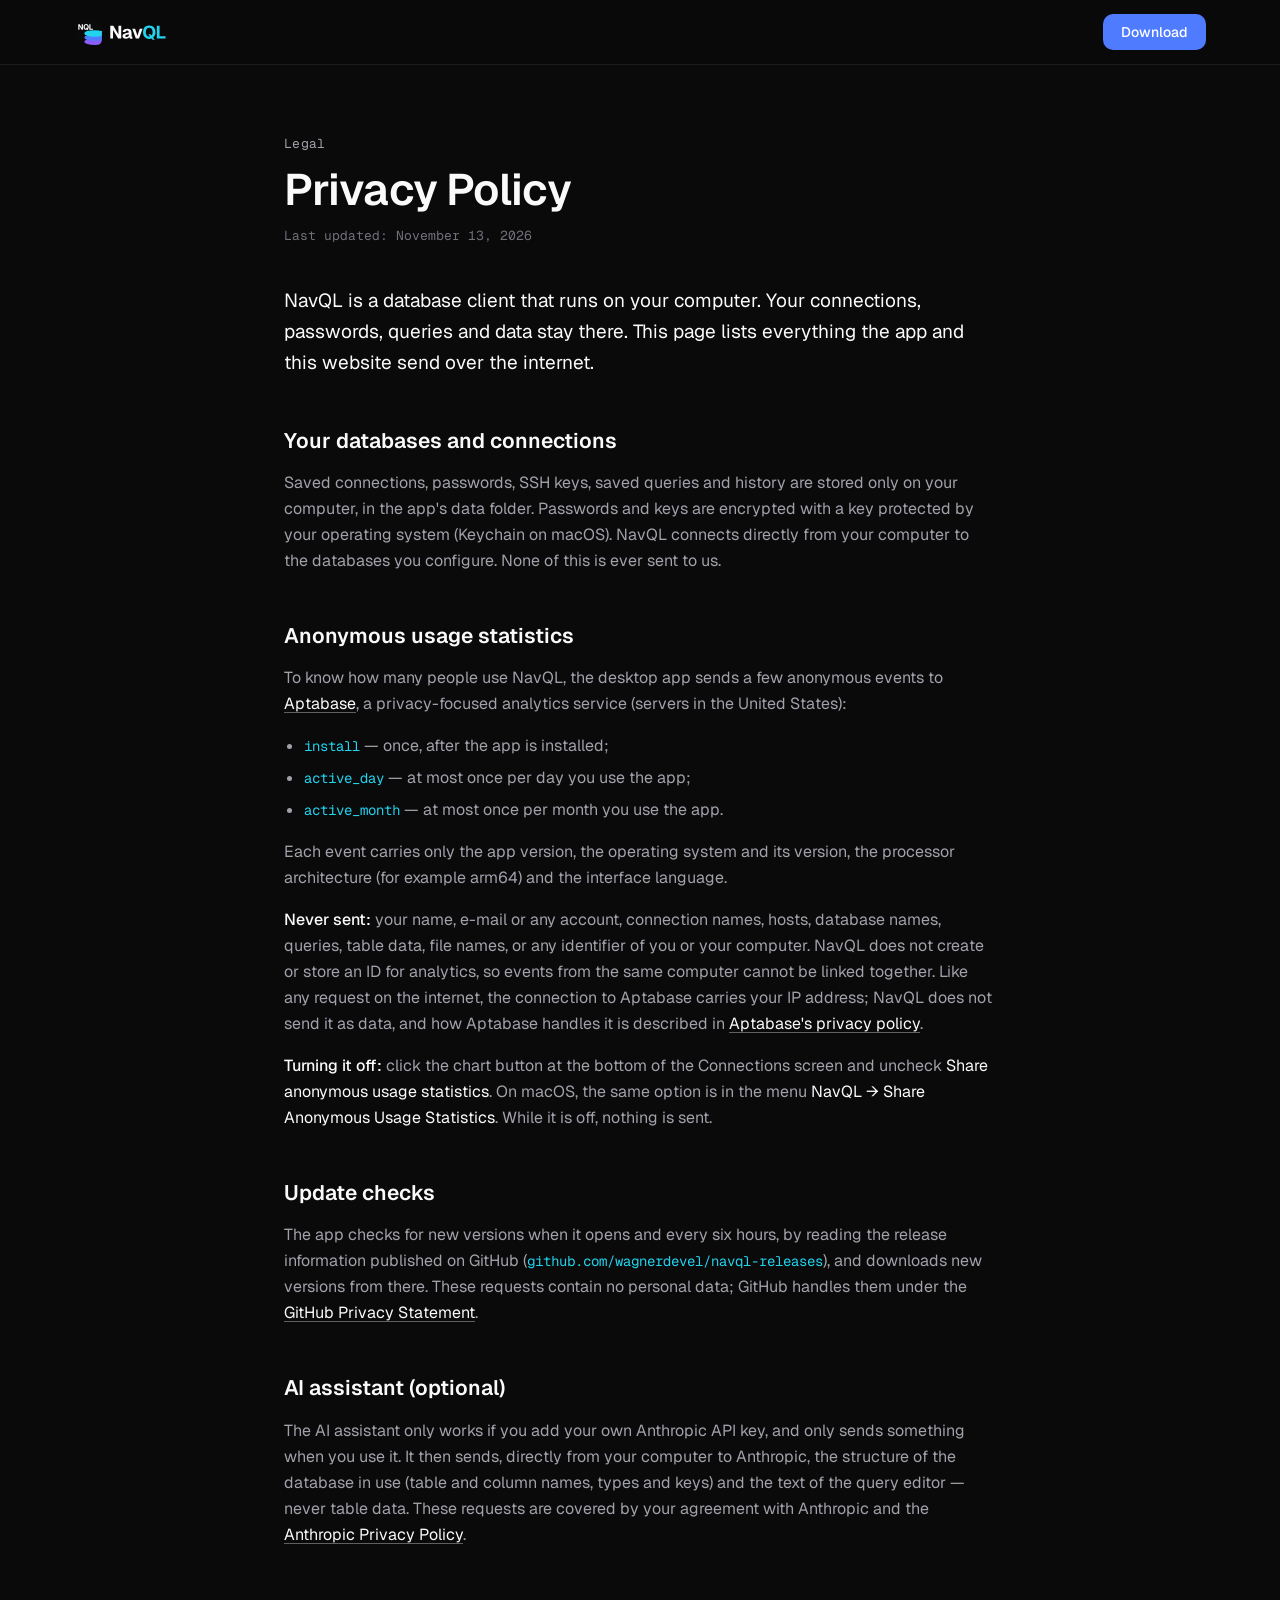
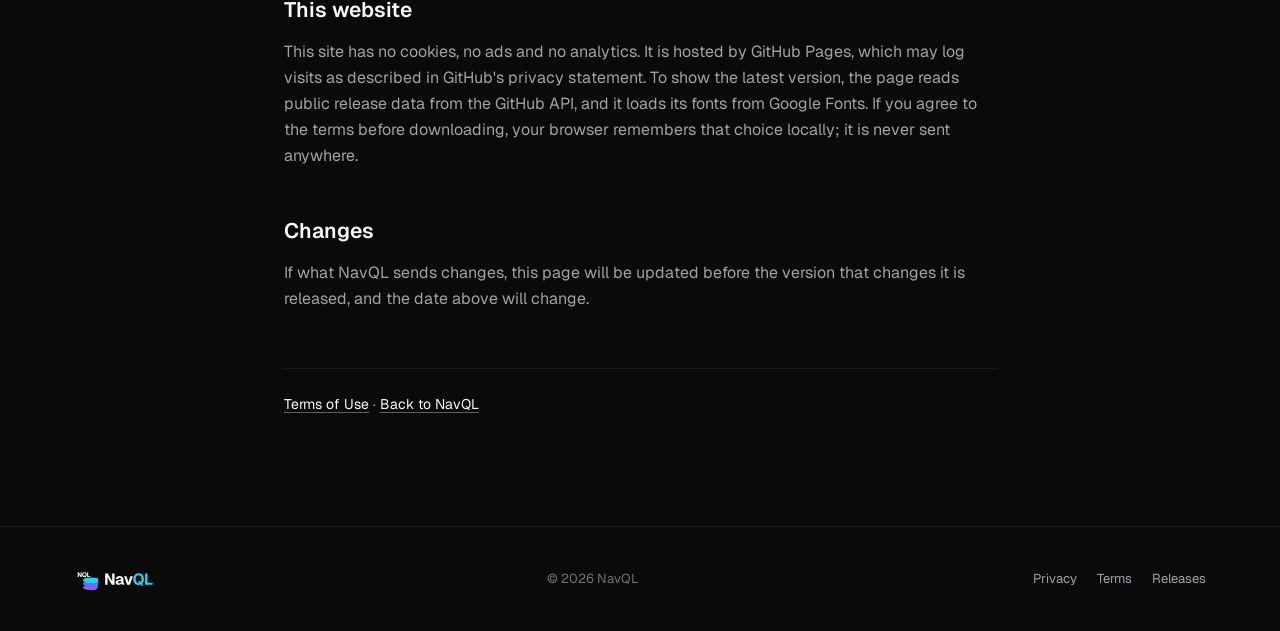
<file: privacy.html>
<!doctype html>
<html lang="en">
<head>
<meta charset="utf-8">
<meta name="viewport" content="width=device-width, initial-scale=1">
<title>Privacy Policy — NavQL</title>
<meta name="description" content="What NavQL sends over the internet, and what it never does.">
<link rel="icon" href="favicon.svg" type="image/svg+xml">
<link rel="icon" href="favicon.ico" sizes="any">
<link rel="apple-touch-icon" href="apple-touch-icon.png">
<link rel="canonical" href="https://navql.com/privacy.html">
<meta name="theme-color" content="#0A0A0B">
<link rel="preconnect" href="https://fonts.googleapis.com">
<link rel="preconnect" href="https://fonts.gstatic.com" crossorigin>
<link href="https://fonts.googleapis.com/css2?family=Geist:wght@400;500;600;700&family=Geist+Mono:wght@400;500&display=swap" rel="stylesheet">
<link rel="stylesheet" href="assets/legal.css">
</head>
<body>
<a class="skip" href="#main">Skip to content</a>
<header class="nav">
  <div class="wrap">
    <a class="logo" href="./" aria-label="NavQL — home"><img src="assets/navql-logo-fundo-escuro.svg" alt="NavQL" width="92" height="28"></a>
    <nav><a href="./#download" class="btn btn-primary">Download</a></nav>
  </div>
</header>

<main id="main" class="legal">
  <div class="wrap">
    <p class="eyebrow">Legal</p>
    <h1>Privacy Policy</h1>
    <p class="updated">Last updated: November 13, 2026</p>

    <p class="lead">NavQL is a database client that runs on your computer. Your connections, passwords, queries and data stay there. This page lists everything the app and this website send over the internet.</p>

    <h2 id="data">Your databases and connections</h2>
    <p>Saved connections, passwords, SSH keys, saved queries and history are stored only on your computer, in the app's data folder. Passwords and keys are encrypted with a key protected by your operating system (Keychain on macOS). NavQL connects directly from your computer to the databases you configure. None of this is ever sent to us.</p>

    <h2 id="usage">Anonymous usage statistics</h2>
    <p>To know how many people use NavQL, the desktop app sends a few anonymous events to <a href="https://aptabase.com">Aptabase</a>, a privacy-focused analytics service (servers in the United States):</p>
    <ul>
      <li><code>install</code> — once, after the app is installed;</li>
      <li><code>active_day</code> — at most once per day you use the app;</li>
      <li><code>active_month</code> — at most once per month you use the app.</li>
    </ul>
    <p>Each event carries only the app version, the operating system and its version, the processor architecture (for example arm64) and the interface language.</p>
    <p><strong>Never sent:</strong> your name, e-mail or any account, connection names, hosts, database names, queries, table data, file names, or any identifier of you or your computer. NavQL does not create or store an ID for analytics, so events from the same computer cannot be linked together. Like any request on the internet, the connection to Aptabase carries your IP address; NavQL does not send it as data, and how Aptabase handles it is described in <a href="https://aptabase.com/legal/privacy">Aptabase's privacy policy</a>.</p>
    <p><strong>Turning it off:</strong> click the chart button at the bottom of the Connections screen and uncheck <em>Share anonymous usage statistics</em>. On macOS, the same option is in the menu <em>NavQL → Share Anonymous Usage Statistics</em>. While it is off, nothing is sent.</p>

    <h2 id="updates">Update checks</h2>
    <p>The app checks for new versions when it opens and every six hours, by reading the release information published on GitHub (<code>github.com/wagnerdevel/navql-releases</code>), and downloads new versions from there. These requests contain no personal data; GitHub handles them under the <a href="https://docs.github.com/site-policy/privacy-policies/github-general-privacy-statement">GitHub Privacy Statement</a>.</p>

    <h2 id="ai">AI assistant (optional)</h2>
    <p>The AI assistant only works if you add your own Anthropic API key, and only sends something when you use it. It then sends, directly from your computer to Anthropic, the structure of the database in use (table and column names, types and keys) and the text of the query editor — never table data. These requests are covered by your agreement with Anthropic and the <a href="https://www.anthropic.com/legal/privacy">Anthropic Privacy Policy</a>.</p>

    <h2 id="site">This website</h2>
    <p>This site has no cookies, no ads and no analytics. It is hosted by GitHub Pages, which may log visits as described in GitHub's privacy statement. To show the latest version, the page reads public release data from the GitHub API, and it loads its fonts from Google Fonts. If you agree to the terms before downloading, your browser remembers that choice locally; it is never sent anywhere.</p>

    <h2 id="changes">Changes</h2>
    <p>If what NavQL sends changes, this page will be updated before the version that changes it is released, and the date above will change.</p>

    <p class="back"><a href="terms.html">Terms of Use</a> · <a href="./">Back to NavQL</a></p>
  </div>
</main>

<footer>
  <div class="wrap">
    <img src="assets/navql-logo-fundo-escuro.svg" alt="NavQL" width="79" height="24">
    <p>© 2026 NavQL</p>
    <nav aria-label="Footer"><a href="privacy.html">Privacy</a><a href="terms.html">Terms</a><a href="https://github.com/wagnerdevel/navql-releases/releases">Releases</a></nav>
  </div>
</footer>
</body>
</html>
</file>
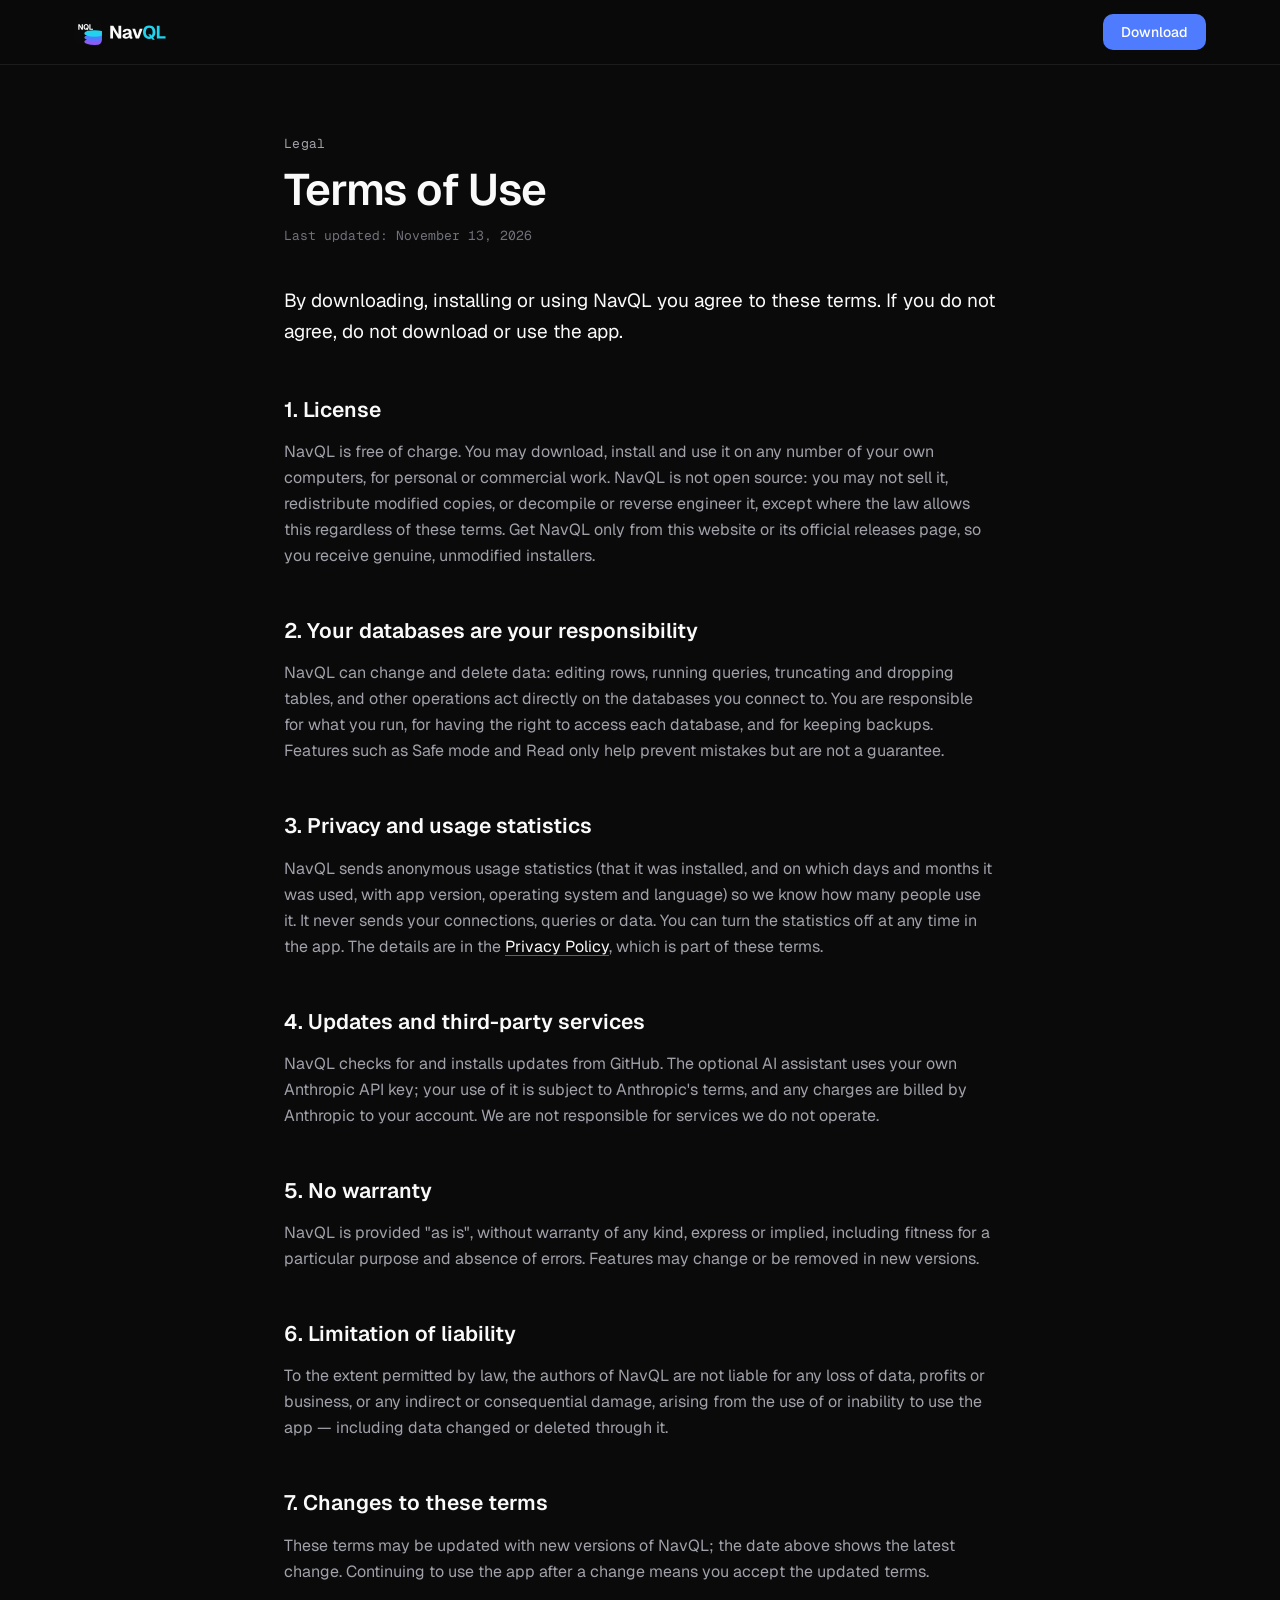
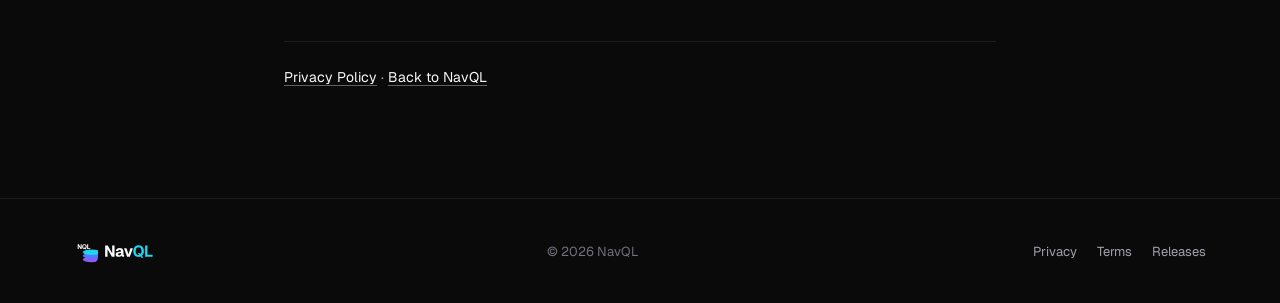
<file: terms.html>
<!doctype html>
<html lang="en">
<head>
<meta charset="utf-8">
<meta name="viewport" content="width=device-width, initial-scale=1">
<title>Terms of Use — NavQL</title>
<meta name="description" content="The terms for downloading and using NavQL.">
<link rel="icon" href="favicon.svg" type="image/svg+xml">
<link rel="icon" href="favicon.ico" sizes="any">
<link rel="apple-touch-icon" href="apple-touch-icon.png">
<link rel="canonical" href="https://navql.com/terms.html">
<meta name="theme-color" content="#0A0A0B">
<link rel="preconnect" href="https://fonts.googleapis.com">
<link rel="preconnect" href="https://fonts.gstatic.com" crossorigin>
<link href="https://fonts.googleapis.com/css2?family=Geist:wght@400;500;600;700&family=Geist+Mono:wght@400;500&display=swap" rel="stylesheet">
<link rel="stylesheet" href="assets/legal.css">
</head>
<body>
<a class="skip" href="#main">Skip to content</a>
<header class="nav">
  <div class="wrap">
    <a class="logo" href="./" aria-label="NavQL — home"><img src="assets/navql-logo-fundo-escuro.svg" alt="NavQL" width="92" height="28"></a>
    <nav><a href="./#download" class="btn btn-primary">Download</a></nav>
  </div>
</header>

<main id="main" class="legal">
  <div class="wrap">
    <p class="eyebrow">Legal</p>
    <h1>Terms of Use</h1>
    <p class="updated">Last updated: November 13, 2026</p>

    <p class="lead">By downloading, installing or using NavQL you agree to these terms. If you do not agree, do not download or use the app.</p>

    <h2 id="license">1. License</h2>
    <p>NavQL is free of charge. You may download, install and use it on any number of your own computers, for personal or commercial work. NavQL is not open source: you may not sell it, redistribute modified copies, or decompile or reverse engineer it, except where the law allows this regardless of these terms. Get NavQL only from this website or its official releases page, so you receive genuine, unmodified installers.</p>

    <h2 id="data">2. Your databases are your responsibility</h2>
    <p>NavQL can change and delete data: editing rows, running queries, truncating and dropping tables, and other operations act directly on the databases you connect to. You are responsible for what you run, for having the right to access each database, and for keeping backups. Features such as Safe mode and Read only help prevent mistakes but are not a guarantee.</p>

    <h2 id="privacy">3. Privacy and usage statistics</h2>
    <p>NavQL sends anonymous usage statistics (that it was installed, and on which days and months it was used, with app version, operating system and language) so we know how many people use it. It never sends your connections, queries or data. You can turn the statistics off at any time in the app. The details are in the <a href="privacy.html">Privacy Policy</a>, which is part of these terms.</p>

    <h2 id="services">4. Updates and third-party services</h2>
    <p>NavQL checks for and installs updates from GitHub. The optional AI assistant uses your own Anthropic API key; your use of it is subject to Anthropic's terms, and any charges are billed by Anthropic to your account. We are not responsible for services we do not operate.</p>

    <h2 id="warranty">5. No warranty</h2>
    <p>NavQL is provided "as is", without warranty of any kind, express or implied, including fitness for a particular purpose and absence of errors. Features may change or be removed in new versions.</p>

    <h2 id="liability">6. Limitation of liability</h2>
    <p>To the extent permitted by law, the authors of NavQL are not liable for any loss of data, profits or business, or any indirect or consequential damage, arising from the use of or inability to use the app — including data changed or deleted through it.</p>

    <h2 id="changes">7. Changes to these terms</h2>
    <p>These terms may be updated with new versions of NavQL; the date above shows the latest change. Continuing to use the app after a change means you accept the updated terms.</p>

    <p class="back"><a href="privacy.html">Privacy Policy</a> · <a href="./">Back to NavQL</a></p>
  </div>
</main>

<footer>
  <div class="wrap">
    <img src="assets/navql-logo-fundo-escuro.svg" alt="NavQL" width="79" height="24">
    <p>© 2026 NavQL</p>
    <nav aria-label="Footer"><a href="privacy.html">Privacy</a><a href="terms.html">Terms</a><a href="https://github.com/wagnerdevel/navql-releases/releases">Releases</a></nav>
  </div>
</footer>
</body>
</html>
</file>
<file: assets/legal.css>
/* Privacy and Terms pages: the home page's tokens, nav and footer, plus a reading column. */
:root {
  --onix: #0A0A0B;
  --grafite: #18181B;
  --papel: #FAFAFA;
  --ciano: #22D3EE;
  --azul: #4F7CFF;
  --sans: Geist, system-ui, -apple-system, sans-serif;
  --mono: 'Geist Mono', ui-monospace, SFMono-Regular, Menlo, monospace;
  --line: rgba(255,255,255,.08);
  --line-strong: rgba(255,255,255,.14);
  --muted: #A1A1AA;
  --dim: #71717A;
  --max: 1180px;
}
* { box-sizing: border-box; }
body { margin: 0; background: var(--onix); color: var(--papel); font: 400 16px/1.625 var(--sans); -webkit-font-smoothing: antialiased; }
a { color: inherit; text-decoration: none; }
.wrap { max-width: var(--max); margin: 0 auto; padding: 0 24px; }
.eyebrow { font: 400 13px/1 var(--mono); color: var(--ciano); letter-spacing: .02em; margin: 0 0 16px; }

header.nav { position: sticky; top: 0; z-index: 50; background: rgba(10,10,11,.72); backdrop-filter: saturate(160%) blur(14px); -webkit-backdrop-filter: saturate(160%) blur(14px); border-bottom: 1px solid var(--line); }
.nav .wrap { display: flex; align-items: center; justify-content: space-between; height: 64px; }
.nav .logo img { height: 28px; width: auto; display: block; }
.btn { display: inline-flex; align-items: center; height: 36px; padding: 0 18px; border-radius: 10px; font: 500 14px/1 var(--sans); white-space: nowrap; }
.btn-primary { background: var(--azul); color: #fff; }
.btn-primary:hover { background: #3f6cf5; }

.legal .wrap { max-width: 760px; padding-top: 72px; padding-bottom: 96px; }
.legal h1 { font: 600 44px/1.1 var(--sans); letter-spacing: -.02em; margin: 0 0 12px; }
.legal .updated { color: var(--dim); font: 400 13px/1.5 var(--mono); margin: 0 0 40px; }
.legal .lead { font-size: 19px; color: var(--papel); }
.legal h2 { font: 600 21px/1.3 var(--sans); margin: 48px 0 12px; scroll-margin-top: 88px; }
.legal p, .legal li { color: var(--muted); }
.legal strong { color: var(--papel); font-weight: 500; }
.legal em { color: var(--papel); font-style: normal; }
.legal ul { padding-left: 20px; }
.legal li { margin: 6px 0; }
.legal code { font: 400 14px/1 var(--mono); color: var(--ciano); }
.legal p a, .legal li a { color: var(--papel); text-decoration: underline; text-underline-offset: 3px; text-decoration-color: rgba(255,255,255,.35); }
.legal p a:hover { text-decoration-color: var(--papel); }
.legal .back { margin-top: 56px; padding-top: 24px; border-top: 1px solid var(--line); font-size: 14px; }

footer { border-top: 1px solid var(--line); padding: 40px 0; }
footer .wrap { display: flex; justify-content: space-between; align-items: center; gap: 20px; flex-wrap: wrap; }
footer img { height: 24px; width: auto; display: block; }
footer p { margin: 0; color: var(--dim); font-size: 13px; }
footer nav { display: flex; gap: 20px; font-size: 13px; color: var(--muted); }
footer nav a:hover { color: var(--papel); }

a:focus-visible, .btn:focus-visible { outline: 2px solid var(--azul); outline-offset: 3px; border-radius: 6px; }
.skip { position: absolute; left: 16px; top: -60px; z-index: 100; background: var(--azul); color: #fff; padding: 10px 14px; border-radius: 8px; font-size: 14px; }
.skip:focus { top: 12px; }

@media (max-width: 720px) {
  .wrap { padding: 0 16px; }
  .legal .wrap { padding-top: 48px; padding-bottom: 64px; }
  .legal h1 { font-size: 34px; }
}
</file>
